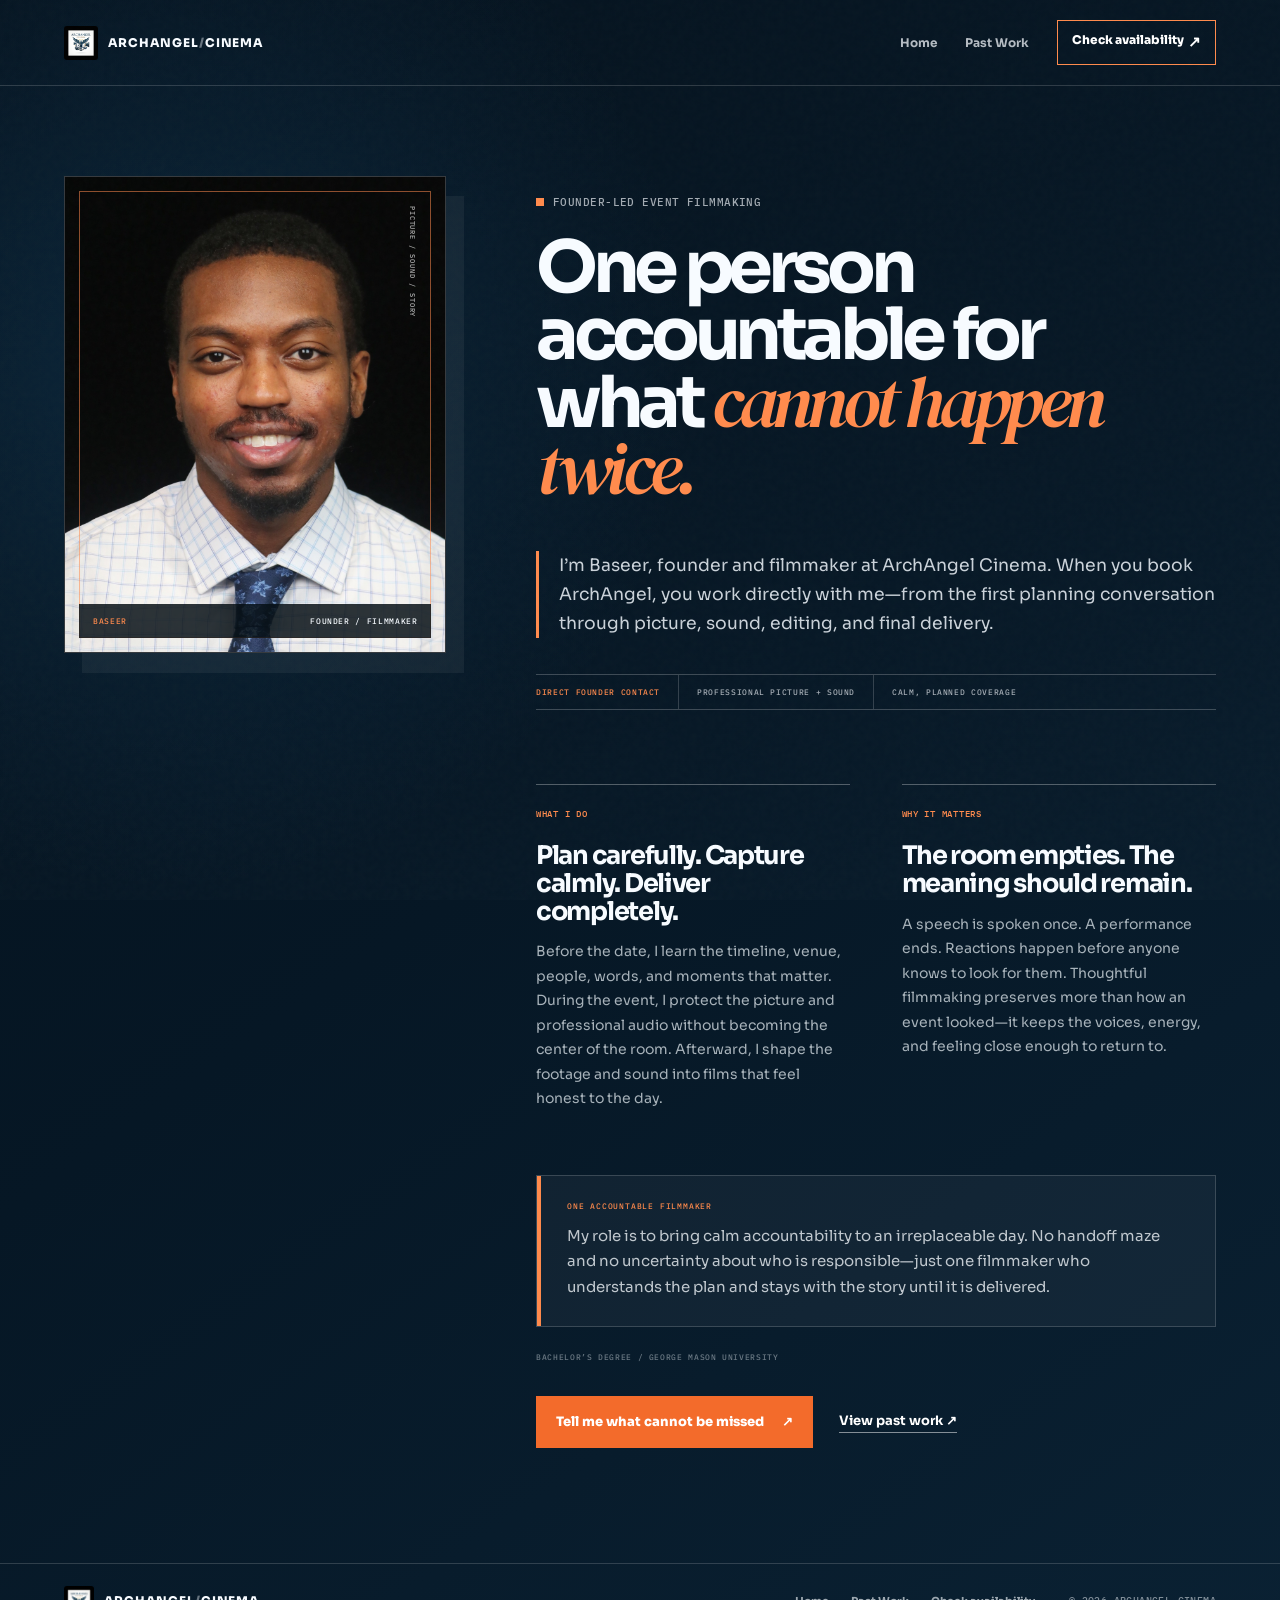
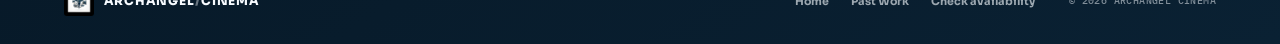
<file: about/index.html>
<!doctype html>
<html lang="en">
<head>
  <meta charset="UTF-8" />
  <meta name="viewport" content="width=device-width, initial-scale=1.0" />
  <script async src="https://www.googletagmanager.com/gtag/js?id=G-JGWJEMBYHK"></script>
  <script>
    window.dataLayer = window.dataLayer || [];
    function gtag(){dataLayer.push(arguments);}
    gtag('js', new Date());
    gtag('config', 'G-JGWJEMBYHK');
  </script>
  <title>Meet Baseer | Founder &amp; Event Filmmaker | ArchAngel Cinema</title>
  <meta name="description" content="Meet Baseer, the founder and filmmaker directly planning, capturing, and delivering ArchAngel Cinema's cinematic event films with professional picture and sound." />
  <meta name="theme-color" content="#061725" />
  <link rel="canonical" href="https://archangelcinema.com/about/" />
  <meta property="og:type" content="profile" />
  <meta property="og:site_name" content="ArchAngel Cinema" />
  <meta property="og:title" content="Meet Baseer | Founder &amp; Event Filmmaker" />
  <meta property="og:description" content="One calm, accountable filmmaker from event planning through final delivery." />
  <meta property="og:url" content="https://archangelcinema.com/about/" />
  <meta property="og:image" content="https://archangelcinema.com/assets/archangel-social-preview-v1.jpg" />
  <meta property="og:image:width" content="1200" />
  <meta property="og:image:height" content="630" />
  <meta property="og:image:alt" content="ArchAngel Cinema logo" />
  <meta name="twitter:card" content="summary_large_image" />
  <meta name="twitter:title" content="Meet Baseer | Founder &amp; Event Filmmaker" />
  <meta name="twitter:description" content="Founder-led cinematic event videography with professional picture and sound." />
  <meta name="twitter:image" content="https://archangelcinema.com/assets/archangel-social-preview-v1.jpg" />
  <link rel="icon" type="image/png" href="../assets/archangel-emblem-v2.png" />
  <link rel="preload" href="../assets/baseer-portrait-v2.jpg" as="image" />
  <link rel="preconnect" href="https://fonts.googleapis.com" />
  <link rel="preconnect" href="https://fonts.gstatic.com" crossorigin />
  <link href="https://fonts.googleapis.com/css2?family=DM+Serif+Display:ital@0;1&amp;family=IBM+Plex+Mono:wght@400;500&amp;family=Sora:wght@400;500;600;700;800&amp;display=swap" rel="stylesheet" />
  <link rel="stylesheet" href="../styles.css?v=20260719-events1" />
  <link rel="stylesheet" href="../about.css?v=20260719-events2" />
  <link rel="stylesheet" href="../motion.css" />
  <script type="application/ld+json">
  {
    "@context":"https://schema.org",
    "@graph":[
      {
        "@type":"BreadcrumbList",
        "itemListElement":[
          {"@type":"ListItem","position":1,"name":"Home","item":"https://archangelcinema.com/"},
          {"@type":"ListItem","position":2,"name":"About Baseer","item":"https://archangelcinema.com/about/"}
        ]
      },
      {
        "@type":"Person",
        "@id":"https://archangelcinema.com/about/#baseer",
        "name":"Baseer",
        "url":"https://archangelcinema.com/about/",
        "image":"https://archangelcinema.com/assets/baseer-portrait-v2.jpg",
        "jobTitle":"Founder and Filmmaker",
        "description":"Founder and filmmaker at ArchAngel Cinema, directly planning, capturing, and delivering cinematic event films with professional picture and sound.",
        "worksFor":{"@type":"Organization","name":"ArchAngel Cinema","url":"https://archangelcinema.com/"},
        "alumniOf":{"@type":"CollegeOrUniversity","name":"George Mason University"},
        "knowsAbout":["Event videography","Cinematic editing","Location audio recording","Event film production"]
      }
    ]
  }
  </script>
</head>
<body class="about-theme">
  <div class="grain" aria-hidden="true"></div>
  <header class="site-header about-header">
    <a href="../" class="brand" aria-label="ArchAngel Cinema home"><img class="brand-logo" src="../assets/archangel-emblem-v2.png" alt="" /><span>ARCHANGEL<span class="muted">/</span>CINEMA</span></a>
    <nav class="about-nav" aria-label="About page navigation"><a class="about-home-link" href="../">Home</a><a class="about-films-link" href="../proof/">Past Work</a><a class="nav-cta about-header-cta" href="../#availability" data-event-cta data-cta-location="about_navigation">Check availability <span>↗</span></a></nav>
  </header>

  <main>
    <section class="about-main section-shell" aria-labelledby="about-title">
      <figure class="about-portrait reveal">
        <img src="../assets/baseer-portrait-v2.jpg" alt="Baseer, founder and filmmaker at ArchAngel Cinema" width="1199" height="1800" />
        <figcaption><span>BASEER</span> FOUNDER / FILMMAKER</figcaption>
      </figure>

      <div class="about-copy reveal">
        <p class="eyebrow"><span></span> FOUNDER-LED EVENT FILMMAKING</p>
        <h1 id="about-title">One person accountable for what <em>cannot happen twice.</em></h1>
        <p class="about-lead">I’m Baseer, founder and filmmaker at ArchAngel Cinema. When you book ArchAngel, you work directly with me—from the first planning conversation through picture, sound, editing, and final delivery.</p>

        <div class="about-assurances" aria-label="How ArchAngel Cinema works"><span>DIRECT FOUNDER CONTACT</span><span>PROFESSIONAL PICTURE + SOUND</span><span>CALM, PLANNED COVERAGE</span></div>

        <div class="about-principles">
          <article><span>WHAT I DO</span><h2>Plan carefully. Capture calmly. Deliver completely.</h2><p>Before the date, I learn the timeline, venue, people, words, and moments that matter. During the event, I protect the picture and professional audio without becoming the center of the room. Afterward, I shape the footage and sound into films that feel honest to the day.</p></article>
          <article><span>WHY IT MATTERS</span><h2>The room empties. The meaning should remain.</h2><p>A speech is spoken once. A performance ends. Reactions happen before anyone knows to look for them. Thoughtful filmmaking preserves more than how an event looked—it keeps the voices, energy, and feeling close enough to return to.</p></article>
        </div>

        <div class="about-note"><p>My role is to bring calm accountability to an irreplaceable day. No handoff maze and no uncertainty about who is responsible—just one filmmaker who understands the plan and stays with the story until it is delivered.</p></div>
        <p class="about-education">BACHELOR’S DEGREE / GEORGE MASON UNIVERSITY</p>
        <div class="about-actions"><a class="button about-button" href="../#availability" data-event-cta data-cta-location="about_primary">Tell me what cannot be missed <span>↗</span></a><a class="text-link" href="../proof/">View past work <span>↗</span></a></div>
      </div>
    </section>
  </main>

  <footer class="about-footer section-shell"><a href="../" class="brand" aria-label="ArchAngel Cinema home"><img class="brand-logo" src="../assets/archangel-emblem-v2.png" alt="" /><span>ARCHANGEL<span class="muted">/</span>CINEMA</span></a><nav aria-label="Footer navigation"><a href="../">Home</a><a href="../proof/">Past Work</a><a href="../#availability" data-event-cta data-cta-location="about_footer">Check availability</a></nav><p class="mono">© <span id="year"></span> ARCHANGEL CINEMA</p></footer>
  <script src="../main.js?v=20260719-events4"></script>
</body>
</html>
</file>
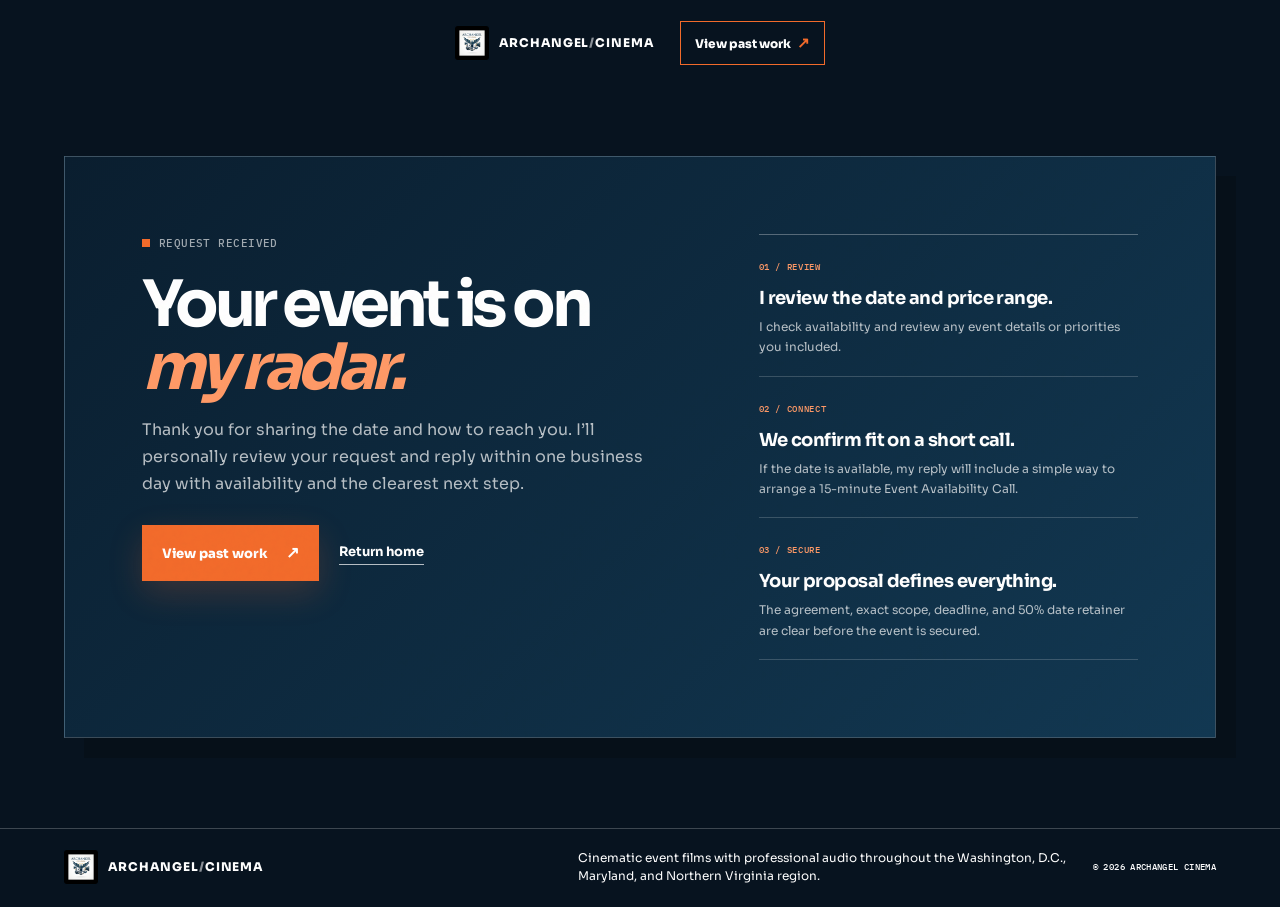
<file: thank-you/index.html>
<!doctype html>
<html lang="en">
<head>
  <meta charset="UTF-8" />
  <meta name="viewport" content="width=device-width, initial-scale=1.0" />
  <meta name="robots" content="noindex,follow" />
  <meta name="theme-color" content="#07131f" />
  <title>Request Received | ArchAngel Cinema</title>
  <meta name="description" content="Your ArchAngel Cinema event availability request has been received." />
  <link rel="canonical" href="https://archangelcinema.com/thank-you/" />
  <link rel="icon" type="image/png" href="../assets/archangel-emblem-v2.png" />
  <link rel="preconnect" href="https://fonts.googleapis.com" />
  <link rel="preconnect" href="https://fonts.gstatic.com" crossorigin />
  <link href="https://fonts.googleapis.com/css2?family=DM+Serif+Display:ital@0;1&amp;family=IBM+Plex+Mono:wght@400;500&amp;family=Sora:wght@400;500;600;700;800&amp;display=swap" rel="stylesheet" />
  <link rel="stylesheet" href="../styles.css?v=20260719-events1" />
  <link rel="stylesheet" href="../event-pages.css?v=20260719-events1" />
</head>
<body class="thank-you-page">
  <div class="grain" aria-hidden="true"></div>
  <header class="site-header event-header"><a href="../" class="brand" aria-label="ArchAngel Cinema home"><img class="brand-logo" src="../assets/archangel-emblem-v2.png" alt="" /><span>ARCHANGEL<span class="muted">/</span>CINEMA</span></a><a class="nav-cta" href="../proof/">View past work <span>↗</span></a></header>
  <main>
    <div class="thank-you-wrap section-shell">
      <section class="thank-you-panel" aria-labelledby="thank-you-title">
        <div><p class="eyebrow"><span></span> REQUEST RECEIVED</p><h1 id="thank-you-title">Your event is on<br /><em>my radar.</em></h1><p>Thank you for sharing the date and how to reach you. I’ll personally review your request and reply within one business day with availability and the clearest next step.</p><div class="thank-you-actions"><a class="button button-primary" href="../proof/">View past work <span>↗</span></a><a class="text-link" href="../">Return home</a></div></div>
        <div class="thank-you-steps"><article><span>01 / REVIEW</span><h2>I review the date and price range.</h2><p>I check availability and review any event details or priorities you included.</p></article><article><span>02 / CONNECT</span><h2>We confirm fit on a short call.</h2><p>If the date is available, my reply will include a simple way to arrange a 15-minute Event Availability Call.</p></article><article><span>03 / SECURE</span><h2>Your proposal defines everything.</h2><p>The agreement, exact scope, deadline, and 50% date retainer are clear before the event is secured.</p></article></div>
      </section>
    </div>
  </main>
  <footer class="site-footer event-footer section-shell"><a href="../" class="brand"><img class="brand-logo" src="../assets/archangel-emblem-v2.png" alt="" /><span>ARCHANGEL<span class="muted">/</span>CINEMA</span></a><p>Cinematic event films with professional audio throughout the Washington, D.C., Maryland, and Northern Virginia region.</p><p class="mono">© <span id="year"></span> ARCHANGEL CINEMA</p></footer>
  <script src="../main.js?v=20260719-events4"></script>
</body>
</html>
</file>
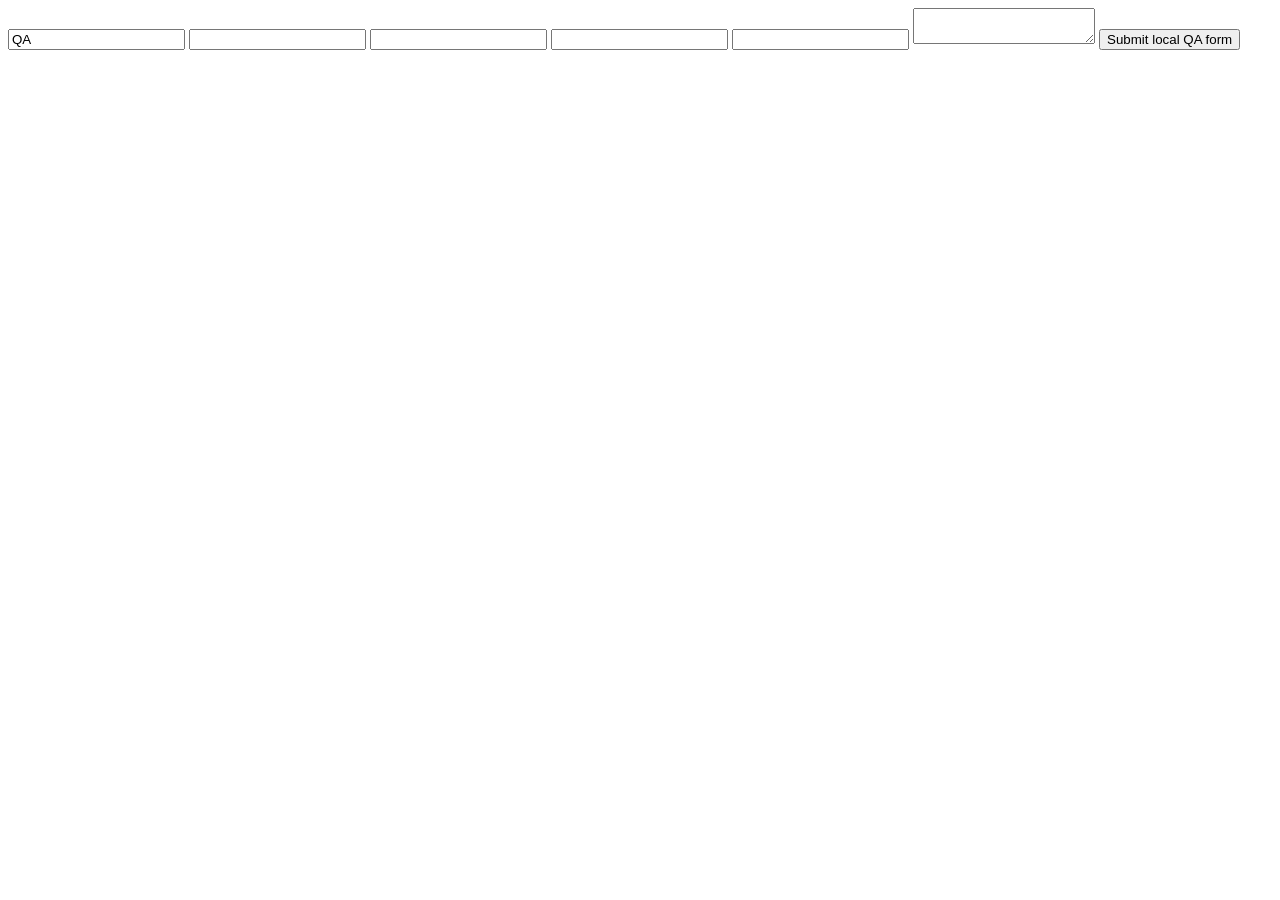
<file: dev/form-test.html>
<!doctype html>
<html lang="en">
<head>
  <meta charset="utf-8" />
  <title>Local form contract test</title>
</head>
<body>
  <form id="inquiry-form" data-endpoint="/__form-test__" data-cta-location="form" method="POST" novalidate>
    <input id="vertical" name="vertical" value="QA" />
    <input type="hidden" name="offer" value="free_video_plus_custom_lead_generation_audit" />
    <input id="name" name="name" required />
    <input id="email" name="email" type="email" required />
    <input id="company" name="company" required />
    <input id="url" name="url" />
    <textarea id="message" name="message" required></textarea>
    <button type="submit">Submit local QA form</button>
    <p id="form-status" aria-live="polite"></p>
  </form>
  <ol id="event-log" aria-label="Analytics events"></ol>
  <script>
    const testScenario = new URLSearchParams(window.location.search).get('scenario');
    if (testScenario === 'reject') document.querySelector('#inquiry-form').dataset.endpoint = '/__form-test__/reject';
    if (testScenario === 'timeout') document.querySelector('#inquiry-form').dataset.endpoint = '/__form-test__/timeout';
    window.gtag = (...args) => {
      const entry = document.createElement('li');
      entry.textContent = JSON.stringify(args);
      document.querySelector('#event-log').append(entry);
    };
  </script>
  <script src="../main.js?v=local-form-contract-test"></script>
</body>
</html>
</file>
<file: styles.css>
:root{--ink:#0a0f18;--ink-soft:#131b28;--paper:#f4f1eb;--paper-deep:#e7e2d8;--line:rgba(10,15,24,.16);--blue:#5395ff;--gold:#e7b85e;--lime:#c5e784;--mono:"DM Mono",monospace;--sans:"Manrope",Arial,sans-serif}*{box-sizing:border-box}html{scroll-behavior:smooth}body{margin:0;background:var(--paper);color:var(--ink);font-family:var(--sans);font-size:16px;line-height:1.5}.grain{pointer-events:none;position:fixed;z-index:20;inset:0;opacity:.065;background-image:url("data:image/svg+xml,%3Csvg viewBox='0 0 180 180' xmlns='http://www.w3.org/2000/svg'%3E%3Cfilter id='n'%3E%3CfeTurbulence type='fractalNoise' baseFrequency='.8' numOctaves='3' stitchTiles='stitch'/%3E%3C/filter%3E%3Crect width='100%25' height='100%25' filter='url(%23n)' opacity='.7'/%3E%3C/svg%3E");mix-blend-mode:multiply}.section-shell{max-width:1440px;margin:0 auto;padding-left:clamp(24px,5vw,80px);padding-right:clamp(24px,5vw,80px)}.site-header{height:86px;display:flex;align-items:center;gap:26px;max-width:1440px;margin:auto;padding:0 clamp(24px,5vw,80px);position:relative;z-index:10}.brand{display:inline-flex;align-items:center;gap:10px;text-decoration:none;color:var(--ink);font-size:12px;letter-spacing:.08em;font-weight:800}.brand-mark{width:27px;height:22px;display:flex;gap:3px;align-items:flex-end}.brand-mark i{display:block;background:var(--ink);width:6px}.brand-mark i:nth-child(1){height:9px}.brand-mark i:nth-child(2){height:22px}.brand-mark i:nth-child(3){height:14px}.muted{color:#8b9198}.site-nav{display:flex;gap:28px;margin-left:auto}.site-nav a,.text-link{color:var(--ink);font-size:13px;text-decoration:none;font-weight:700}.site-nav a:hover,.text-link:hover{color:var(--blue)}.nav-cta{padding:10px 14px;border:1px solid var(--ink);text-decoration:none;color:var(--ink);font-size:12px;font-weight:800;white-space:nowrap}.nav-cta span{color:var(--blue);font-size:15px;margin-left:4px}.menu-toggle{display:none}.hero{min-height:calc(100vh - 86px);padding-top:clamp(45px,8vh,100px);padding-bottom:34px;display:grid;grid-template-columns:1.1fr .9fr;grid-template-rows:auto 1fr auto;column-gap:48px;position:relative}.hero-copy{position:relative;z-index:3}.eyebrow{font:500 11px var(--mono);letter-spacing:.04em;margin:0 0 22px;display:flex;align-items:center;gap:9px}.eyebrow span{width:8px;height:8px;background:var(--blue);display:inline-block}.hero h1{font-size:clamp(55px,7.2vw,112px);letter-spacing:-.075em;line-height:.91;margin:0;max-width:750px}.hero em,h2 em,h3 em{font-family:Georgia,serif;font-weight:400;letter-spacing:-.05em}.hero-intro{font-size:clamp(17px,1.55vw,21px);line-height:1.55;max-width:545px;margin:34px 0}.hero-actions{display:flex;align-items:center;gap:26px}.button{border:0;font-family:var(--sans);font-weight:800;font-size:13px;cursor:pointer;text-decoration:none;display:inline-flex;align-items:center;justify-content:center;gap:18px}.button-primary{background:var(--ink);color:var(--paper);padding:16px 20px;transition:transform .2s,background .2s}.button-primary:hover{background:var(--blue);transform:translateY(-2px)}.button-primary span{font-size:16px}.text-link{border-bottom:1px solid var(--ink);padding-bottom:2px}.hero-stage{align-self:center;justify-self:end;width:min(100%,540px);height:clamp(420px,58vw,620px);background:var(--ink);color:var(--paper);padding:17px;position:relative;overflow:hidden;box-shadow:14px 14px 0 var(--paper-deep)}.stage-topline,.stage-bottomline{font:500 10px var(--mono);letter-spacing:.07em;display:flex;justify-content:space-between;position:relative;z-index:2}.stage-image{position:absolute;inset:54px 17px 58px;overflow:hidden}.stage-image:after{content:"";position:absolute;inset:0;background:linear-gradient(110deg,rgba(7,15,28,.45),transparent 45%)}.stage-image img{width:100%;height:100%;object-fit:cover;object-position:65% center;filter:saturate(.75) contrast(1.08)}.stage-bottomline{position:absolute;left:17px;right:17px;bottom:18px;align-items:center}.sound-button{border:0;background:transparent;color:var(--paper);font:500 10px var(--mono);letter-spacing:.07em;padding:0;cursor:pointer}.sound-button span{display:inline-block;width:7px;height:7px;border:1px solid var(--blue);margin-right:5px}.sound-button.playing span{background:var(--blue)}.stage-orbit{position:absolute;border:1px solid rgba(83,149,255,.55);border-radius:50%;pointer-events:none}.orbit-one{width:290px;height:290px;right:-120px;top:-80px}.orbit-two{width:130px;height:130px;right:-40px;top:0}.hero-foot{grid-column:1/-1;display:flex;gap:clamp(20px,8vw,130px);padding-top:50px}.hero-foot div{display:flex;align-items:baseline;gap:10px}.hero-foot b{font-size:24px;letter-spacing:-.06em}.hero-foot span,.mono{font:500 10px var(--mono);letter-spacing:.04em}.manifesto{padding-top:clamp(110px,15vw,220px);padding-bottom:clamp(110px,14vw,190px);border-top:1px solid var(--line)}.manifesto-grid{display:grid;grid-template-columns:1.35fr .65fr;gap:60px;align-items:end}.manifesto h2,.method h2,.contact h2{font-size:clamp(35px,4.6vw,67px);line-height:1.02;letter-spacing:-.065em;margin:0}.manifesto-note{border-left:1px solid var(--ink);padding-left:24px;font-size:16px}.manifesto-note p:first-child{margin-top:0}.manifesto-note .mono{margin:30px 0 0;color:#62666c}.systems{padding-bottom:clamp(100px,12vw,180px)}.section-heading{display:flex;justify-content:space-between;align-items:end;border-top:1px solid var(--ink);padding-top:17px;margin-bottom:35px}.section-kicker{margin:0;max-width:370px;font-size:16px}.system-grid{display:grid;grid-template-columns:1fr 1fr;gap:16px}.system-card{min-height:660px;display:flex;flex-direction:column;position:relative;padding:20px;overflow:hidden}.dealership-card{background:#d7d2c8}.contractor-card{background:var(--ink);color:var(--paper)}.card-number{font:500 10px var(--mono);letter-spacing:.06em;position:relative;z-index:2}.inventory-image{height:285px;margin:24px -20px 0;overflow:hidden;filter:saturate(.55) contrast(1.06)}.inventory-image img{height:100%;width:100%;object-fit:cover;object-position:center}.card-content{padding-top:28px;position:relative;z-index:2}.card-content h3{font-size:clamp(34px,3.4vw,53px);letter-spacing:-.065em;line-height:.98;margin:0 0 18px}.card-content p{max-width:420px;margin:0;font-size:16px}.card-content ul{margin:28px 0;padding:0;list-style:none;font:500 10px var(--mono);letter-spacing:.02em}.card-content li{border-top:1px solid currentColor;padding:8px 0}.card-content li:before{content:"+";margin-right:8px;color:var(--blue)}.card-link{margin-top:auto;color:inherit;text-decoration:none;font-size:13px;font-weight:800;display:inline-block;border-bottom:1px solid currentColor;padding-bottom:4px}.card-link span{color:var(--blue);margin-left:8px}.contractor-art{height:285px;position:relative;margin:20px -20px 0;overflow:hidden;background:linear-gradient(125deg,#688a80 0%,#415855 55%,#212c34 56%,#212c34 100%)}.art-sun{position:absolute;border-radius:50%;width:160px;height:160px;background:#dce0bd;right:15%;top:17%;filter:blur(1px)}.art-plane{position:absolute;background:#172128;transform:skewY(-17deg)}.art-one{width:130%;height:90px;left:-20%;bottom:0}.art-two{width:110%;height:46px;left:5%;bottom:64px;background:#2b3e41}.art-three{width:44%;height:100%;right:0;bottom:-20px;background:#101a21;transform:skewY(0)}.art-label{position:absolute;bottom:22px;left:20px;font:500 10px var(--mono);letter-spacing:.08em;line-height:1.6;color:var(--paper)}.method{padding-bottom:clamp(100px,12vw,170px)}.method-top{border-top:1px solid var(--ink);padding-top:17px;display:grid;grid-template-columns:.35fr 1.65fr;gap:50px}.method-top .eyebrow{margin-top:10px}.method-steps{display:grid;grid-template-columns:repeat(4,1fr);border-top:1px solid var(--ink);margin-top:60px}.method-steps article{min-height:250px;padding:20px 20px 0;border-right:1px solid var(--line)}.method-steps article:first-child{padding-left:0}.method-steps article:last-child{border:0}.method-steps span{font:500 11px var(--mono);color:var(--blue)}.method-steps h3{font-size:20px;line-height:1.1;letter-spacing:-.04em;margin:45px 0 12px}.method-steps p{font-size:14px;margin:0;max-width:260px}.proof-wall{background:var(--ink);color:var(--paper);padding:clamp(80px,12vw,160px) 0}.proof-wall-inner{display:grid;grid-template-columns:1fr 1fr;gap:80px}.proof-wall h2{font-size:clamp(43px,5.2vw,74px);letter-spacing:-.07em;line-height:.96;margin:0}.proof-wall .eyebrow span{background:var(--lime)}.proof-lines{align-self:end}.proof-lines p{border-top:1px solid rgba(244,241,235,.35);margin:0;padding:16px 0 22px;font-size:15px;line-height:1.55}.proof-lines b{display:block;font:500 10px var(--mono);letter-spacing:.06em;color:var(--lime);margin-bottom:7px}.contact{padding-top:clamp(100px,14vw,180px);padding-bottom:clamp(95px,12vw,150px);display:grid;grid-template-columns:.85fr 1.15fr;gap:clamp(50px,9vw,160px)}.contact h2{margin:0 0 24px}.contact-intro>p:not(.eyebrow){font-size:17px;max-width:435px}.contact-note{font:500 10px var(--mono);line-height:1.7;display:flex;gap:9px;margin-top:35px}.contact-note span{display:block;width:7px;height:7px;background:var(--blue);margin-top:5px;flex:0 0 auto}.inquiry-form{border-top:1px solid var(--ink);padding-top:20px}.form-row{display:grid;grid-template-columns:1fr 1fr;gap:16px}.form-field{display:block;margin-bottom:20px}.form-field span,.form-field>label{font:500 10px var(--mono);letter-spacing:.05em;display:block;margin-bottom:8px}.form-field input,.form-field textarea{width:100%;border:0;border-radius:0;border-bottom:1px solid var(--line);background:transparent;padding:12px 0;color:var(--ink);font:600 15px var(--sans);outline:none;transition:border .2s}.form-field input:focus,.form-field textarea:focus{border-color:var(--blue)}.form-field input::placeholder,.form-field textarea::placeholder{color:#868682;font-weight:500}.form-field textarea{resize:vertical}.system-select>label{font:500 10px var(--mono);letter-spacing:.05em;display:block;margin-bottom:8px}.choice-grid{display:grid;grid-template-columns:1fr 1fr;gap:8px}.choice{background:transparent;padding:12px;border:1px solid var(--line);font:700 12px var(--sans);cursor:pointer;text-align:left}.choice.active{background:var(--ink);color:var(--paper);border-color:var(--ink)}.form-submit-row{display:flex;align-items:center;gap:18px;margin-top:12px}.form-submit-row p{font-size:12px;margin:0;color:#56606d}.form-submit-row p.error{color:#b64337}.site-footer{border-top:1px solid var(--ink);padding-top:20px;padding-bottom:30px;display:grid;grid-template-columns:1fr 1fr auto;align-items:center;gap:20px}.site-footer p{font-size:12px;margin:0}.site-footer .mono{font-size:9px}.reveal{opacity:0;transform:translateY(18px);animation:reveal .7s cubic-bezier(.22,.61,.36,1) forwards}.hero-stage.reveal{animation-delay:.12s}.hero-foot.reveal{animation-delay:.23s}@keyframes reveal{to{opacity:1;transform:translateY(0)}}@media(max-width:850px){.site-header{height:74px}.site-nav,.nav-cta{display:none}.menu-toggle{display:flex;margin-left:auto;background:transparent;border:0;width:32px;height:28px;padding:6px 0;justify-content:space-between;flex-direction:column;cursor:pointer}.menu-toggle span{display:block;background:var(--ink);height:1px;width:100%}.site-header.menu-open .site-nav{position:absolute;display:flex;flex-direction:column;gap:18px;top:64px;left:24px;right:24px;background:var(--paper);padding:24px;border:1px solid var(--ink)}.hero{min-height:auto;grid-template-columns:1fr;padding-top:38px;gap:55px}.hero-stage{justify-self:stretch;width:100%;height:min(120vw,560px)}.hero-foot{padding-top:0;gap:18px;justify-content:space-between}.hero-foot div{flex-direction:column;gap:0}.hero-foot span{font-size:8px}.manifesto-grid,.proof-wall-inner,.contact{grid-template-columns:1fr;gap:38px}.manifesto h2{font-size:clamp(38px,10vw,65px)}.system-grid{grid-template-columns:1fr}.method-top{grid-template-columns:1fr;gap:0}.method-top .eyebrow{margin:0 0 20px}.method-steps{grid-template-columns:1fr 1fr;margin-top:36px}.method-steps article{min-height:220px;padding:18px!important;border-bottom:1px solid var(--line)}.method-steps article:nth-child(2){border-right:0}.proof-wall{padding:80px 0}.site-footer{grid-template-columns:1fr;gap:12px}.form-row{grid-template-columns:1fr}.contact{padding-top:95px}.section-heading{display:block}.section-kicker{margin-top:8px}.hero h1{font-size:clamp(56px,15vw,90px)}}@media(max-width:460px){.hero-actions{align-items:flex-start;flex-direction:column;gap:18px}.hero-foot{display:grid;grid-template-columns:repeat(3,1fr);gap:10px}.hero-foot b{font-size:21px}.method-steps{grid-template-columns:1fr}.method-steps article{border-right:0}.choice-grid{grid-template-columns:1fr}.site-footer{padding-bottom:24px}}
/* ArchAngel conversion palette: trust-led blue with orange reserved for action. */
:root {
  --ink: #071a2b;
  --ink-soft: #0d2940;
  --paper: #f5f8fb;
  --paper-deep: #dce7f0;
  --line: rgba(7, 26, 43, .16);
  --blue: #2f6bff;
  --orange: #f36b2b;
  --gold: #f2a65a;
  --lime: #f36b2b;
  --mono: "IBM Plex Mono", monospace;
  --sans: "Sora", Arial, sans-serif;
}

.hero em, h2 em, h3 em,
.film-copy h1 em,
.detail-hero h1 em {
  font-family: "DM Serif Display", Georgia, serif;
  font-weight: 400;
}

.button-primary {
  background: var(--orange);
  color: #fff;
  box-shadow: 0 12px 34px rgba(243, 107, 43, .2);
}
.button-primary:hover { background: #d95018; }
.nav-cta { border-color: var(--orange); }
.nav-cta span, .card-link span { color: var(--orange); }

/* Visible form CTAs take turns making one restrained motion cue. */
.cta-motion-ready {
  position: relative;
  isolation: isolate;
  overflow: hidden;
  transform-origin: center;
}
.cta-motion-ready.is-cta-shuffling { will-change: transform, filter, box-shadow; }
.cta-motion-ready::after {
  content: "";
  position: absolute;
  z-index: 2;
  top: -70%;
  bottom: -70%;
  left: -48%;
  width: 28%;
  pointer-events: none;
  opacity: 0;
  background: linear-gradient(90deg, transparent, rgba(255,255,255,.58), transparent);
  transform: skewX(-18deg);
}
.cta-motion-ready.cta-bounce { animation: cta-bounce 1.12s cubic-bezier(.2,.82,.25,1); }
.cta-motion-ready.cta-tilt { animation: cta-tilt 1.12s cubic-bezier(.2,.82,.25,1); }
.cta-motion-ready.cta-pulse { animation: cta-pulse 1.18s cubic-bezier(.2,.82,.25,1); }
.cta-motion-ready.cta-glint { animation: cta-glint-button 1.18s ease; }
.cta-motion-ready.cta-glint::after { animation: cta-glint 1.15s ease; }
.cta-motion-ready.cta-orbit { animation: cta-orbit-nudge 1.1s cubic-bezier(.2,.82,.25,1); }
.cta-motion-ready.cta-orbit > span:last-child {
  display: inline-block;
  animation: cta-arrow-orbit 1s cubic-bezier(.2,.82,.25,1);
}

@keyframes cta-bounce {
  0%, 100% { transform: translate3d(0,0,0); }
  35% { transform: translate3d(0,-12px,0) scale(1.025); }
  58% { transform: translate3d(0,3px,0) scale(1.01); }
  76% { transform: translate3d(0,-3px,0); }
}
@keyframes cta-tilt {
  0%, 100% { transform: rotate(0) scale(1); }
  28% { transform: rotate(-2.2deg) scale(1.035); }
  55% { transform: rotate(1.8deg) scale(1.045); }
  78% { transform: rotate(-.7deg) scale(1.015); }
}
@keyframes cta-pulse {
  0%, 100% { transform: scale(1); filter: brightness(1); }
  45% { transform: scale(1.065); filter: brightness(1.14); box-shadow: 0 20px 48px rgba(243,107,43,.48); }
}
@keyframes cta-glint-button {
  0%, 100% { transform: translateZ(0); }
  48% { transform: translate3d(0,-4px,0) scale(1.025); }
}
@keyframes cta-glint {
  0% { left: -48%; opacity: 0; }
  18% { opacity: .8; }
  70% { opacity: .5; }
  100% { left: 120%; opacity: 0; }
}
@keyframes cta-orbit-nudge {
  0%, 100% { transform: translate3d(0,0,0); }
  42% { transform: translate3d(7px,0,0) scale(1.035); }
  70% { transform: translate3d(-2px,0,0); }
}
@keyframes cta-arrow-orbit {
  0% { transform: rotate(0) scale(1); }
  55% { transform: rotate(225deg) scale(1.2); }
  100% { transform: rotate(360deg) scale(1); }
}

@media (prefers-reduced-motion: reduce) {
  .cta-motion-ready,
  .cta-motion-ready::after,
  .cta-motion-ready > span { animation: none !important; }
}

.scope-strip {
  display: flex;
  width: fit-content;
  margin-top: 34px;
  border: 1px solid var(--line);
}
.scope-strip span {
  padding: 11px 16px;
  border-right: 1px solid var(--line);
  color: var(--ink);
  font: 500 10px var(--mono);
  letter-spacing: .08em;
  text-transform: uppercase;
}
.scope-strip span:last-child { border-right: 0; }

.brand-seal {
  display: grid;
  grid-template-columns: 132px 1fr;
  align-items: center;
  gap: 24px;
  padding: 22px;
  border-left: 0;
  background: #e8eff6;
  box-shadow: inset 4px 0 0 var(--blue);
}
.brand-seal img {
  width: 132px;
  mix-blend-mode: multiply;
}
.brand-seal p { margin: 0; }
.brand-seal .mono { margin-top: 16px; color: #526475; }

.method-steps { grid-template-columns: repeat(3, 1fr); }
.method-steps article { min-height: 215px; }
.method-steps h3 { margin-top: 38px; }

.proof-wall {
  background: linear-gradient(135deg, #071a2b 0%, #0b3152 72%, #124266 100%);
}
.proof-wall .eyebrow span { background-color: var(--orange); }
.proof-lines b { color: var(--orange); }

@media (max-width: 850px) {
  .brand-seal { grid-template-columns: 92px 1fr; }
  .brand-seal img { width: 92px; }
}

.brand-logo {
  width: 34px;
  height: 34px;
  object-fit: cover;
  flex: 0 0 auto;
  border-radius: 3px;
  box-shadow: 0 0 0 1px rgba(7,26,43,.12);
}
.detail-header .brand-logo { box-shadow: 0 0 0 1px rgba(255,255,255,.24); }

.offer-grid {
  display: grid;
  grid-template-columns: repeat(3, 1fr);
  margin-top: 42px;
  border-top: 1px solid var(--ink);
  border-bottom: 1px solid var(--ink);
}
.offer-grid article { padding: 20px 28px 22px; border-right: 1px solid var(--line); }
.offer-grid article:first-child { padding-left: 0; }
.offer-grid article:last-child { border-right: 0; }
.offer-grid b { color: var(--orange); font: 500 9px var(--mono); letter-spacing: .08em; }
.offer-grid h3 { margin: 18px 0 8px; font-size: 21px; line-height: 1.05; letter-spacing: -.045em; }
.offer-grid p { margin: 0; color: #526475; font-size: 13px; line-height: 1.55; }

.inquiry-form { width: 100%; max-width: 610px; justify-self: end; }
.inquiry-form { padding-top: 14px; }
.form-row { gap: 12px; }
.form-field { margin-bottom: 9px; }
.form-field input,
.form-field textarea { padding: 6px 0; }
.form-field textarea { line-height: 1.35; }
.form-submit-row { margin-top: 8px; }

@media (max-width: 850px) {
  .offer-grid { grid-template-columns: 1fr; margin-top: 32px; }
  .offer-grid article,
  .offer-grid article:first-child { padding: 18px 0; border-right: 0; border-bottom: 1px solid var(--line); }
  .offer-grid article:last-child { border-bottom: 0; }
  .offer-grid h3 { margin-top: 10px; }
  .inquiry-form { max-width: none; justify-self: stretch; }
}

@media (max-width: 520px) {
  .scope-strip { width: 100%; }
  .scope-strip span { flex: 1; padding: 10px 8px; text-align: center; font-size: 8px; }
  .brand-seal { grid-template-columns: 1fr; }
  .brand-seal img { width: 112px; }
}

.mobile-cta {
  position: fixed;
  z-index: 30;
  right: clamp(20px, 3vw, 42px);
  bottom: clamp(20px, 3vw, 34px);
  display: flex;
  width: min(330px, calc(100vw - 40px));
  align-items: center;
  justify-content: space-between;
  padding: 15px 18px;
  background: var(--orange);
  color: #fff;
  box-shadow: 0 14px 40px rgba(7, 26, 43, .28);
  text-decoration: none;
  font-size: 12px;
  font-weight: 800;
  opacity: 0;
  visibility: hidden;
  pointer-events: none;
  transform: translate3d(0, 18px, 0);
  transition: opacity .25s ease, transform .38s cubic-bezier(.2,.82,.25,1), visibility .25s;
}
.mobile-cta.is-visible {
  opacity: 1;
  visibility: visible;
  pointer-events: auto;
  transform: translate3d(0, 0, 0);
}

.managed {
  padding-top: clamp(90px, 11vw, 150px);
  padding-bottom: clamp(100px, 13vw, 180px);
}
.managed-heading {
  display: grid;
  grid-template-columns: .45fr 1.1fr .75fr;
  gap: clamp(30px, 5vw, 80px);
  align-items: start;
  border-top: 1px solid var(--ink);
  padding-top: 18px;
}
.managed-heading h2 {
  margin: 0;
  font-size: clamp(40px, 5vw, 74px);
  line-height: .96;
  letter-spacing: -.07em;
}
.managed-heading > p:last-child {
  margin: 8px 0 0;
  color: #526475;
  font-size: 17px;
  line-height: 1.65;
}
.managed-grid {
  display: grid;
  grid-template-columns: repeat(3, 1fr);
  margin-top: 72px;
  border-top: 1px solid var(--ink);
  border-bottom: 1px solid var(--ink);
}
.managed-grid article {
  min-height: 290px;
  padding: 22px clamp(20px, 3vw, 42px) 30px;
  border-right: 1px solid var(--line);
  display: flex;
  flex-direction: column;
}
.managed-grid article:first-child { padding-left: 0; }
.managed-grid article:last-child { border-right: 0; }
.managed-grid span { color: var(--orange); font: 500 10px var(--mono); }
.managed-grid h3 {
  margin: auto 0 14px;
  max-width: 300px;
  font-size: clamp(25px, 2.4vw, 38px);
  line-height: 1;
  letter-spacing: -.055em;
}
.managed-grid p { margin: 0; max-width: 320px; color: #526475; }
.managed-outcomes {
  display: grid;
  grid-template-columns: repeat(3, 1fr);
  background: var(--ink);
  color: #fff;
}
.managed-outcomes p {
  margin: 0;
  padding: 14px 20px;
  border-right: 1px solid rgba(255,255,255,.2);
  color: #fff;
  font: 500 9px var(--mono);
  letter-spacing: .08em;
  text-align: center;
}
.managed-outcomes p:last-child { border-right: 0; color: #ff8a4c; }

@media (max-width: 850px) {
  .mobile-cta {
    right: 14px;
    bottom: 14px;
    left: 14px;
    width: auto;
  }
  .managed-heading { grid-template-columns: 1fr; gap: 14px; }
  .managed-heading .eyebrow { margin-bottom: 8px; }
  .managed-grid { grid-template-columns: 1fr; margin-top: 45px; }
  .managed-grid article,
  .managed-grid article:first-child { min-height: 190px; padding: 20px 0; border-right: 0; border-bottom: 1px solid var(--line); }
  .managed-grid article:last-child { border-bottom: 0; }
  .managed-grid h3 { margin-top: auto; }
  .method-steps { grid-template-columns: 1fr; }
  .method-steps article { border-right: 0; }
  .site-footer { padding-bottom: 88px; }
}

@media (max-width: 520px) {
  .managed-outcomes { grid-template-columns: 1fr; }
  .managed-outcomes p { border-right: 0; border-bottom: 1px solid rgba(255,255,255,.18); }
  .managed-outcomes p:last-child { border-bottom: 0; }
}

@media (min-width: 2200px) {
  .section-shell,
  .site-header { max-width: 1800px; }
  body { font-size: 18px; }
  .site-header { height: 110px; }
  .brand { font-size: 15px; }
  .site-nav { gap: 36px; }
  .site-nav a { font-size: 15px; }
  .nav-cta { padding: 14px 18px; font-size: 14px; }
}

/* Tighter editorial rhythm: premium spacing without empty-page drift. */
.manifesto {
  padding-top: clamp(76px, 9vw, 132px);
  padding-bottom: clamp(72px, 8vw, 118px);
}
.manifesto-grid { gap: clamp(30px, 4vw, 58px); align-items: center; }
.hero-intro { margin: 24px 0; }
.scope-strip { margin-top: 26px; }

.managed {
  padding-top: clamp(68px, 8vw, 112px);
  padding-bottom: clamp(76px, 9vw, 126px);
}
.managed-grid { margin-top: 46px; }
.managed-grid article { min-height: 230px; }

.method { padding-bottom: clamp(72px, 8vw, 118px); }
.method-steps { margin-top: 42px; }
.method-steps article { min-height: 185px; }
.method-steps h3 { margin-top: 28px; }

.proof-wall { padding: clamp(62px, 8vw, 106px) 0; }
.proof-wall-inner { gap: clamp(42px, 6vw, 78px); }

.contact {
  padding-top: clamp(72px, 9vw, 122px);
  padding-bottom: clamp(68px, 8vw, 108px);
  gap: clamp(40px, 7vw, 110px);
}
.contact h2 { margin-bottom: 18px; }
.contact-note { margin-top: 24px; }
.form-field { margin-bottom: 15px; }
.form-field input,
.form-field textarea { padding: 9px 0; }
.site-footer { padding-bottom: 22px; }

@media (max-width: 850px) {
  .manifesto { padding-top: 64px; padding-bottom: 62px; }
  .managed { padding-top: 58px; padding-bottom: 66px; }
  .managed-grid { margin-top: 34px; }
  .managed-grid article,
  .managed-grid article:first-child { min-height: 160px; }
  .method { padding-bottom: 68px; }
  .method-steps { margin-top: 30px; }
  .method-steps article { min-height: 165px; }
  .proof-wall { padding: 62px 0; }
  .contact { padding-top: 64px; padding-bottom: 68px; }
}

/* Homepage art direction: alternate bright editorial chapters with deep cinematic ones. */
.managed-band {
  position: relative;
  overflow: hidden;
  isolation: isolate;
  color: #f7fbff;
  background:
    radial-gradient(circle at 84% 22%, rgba(47, 107, 255, .2), transparent 31%),
    radial-gradient(circle at 12% 92%, rgba(243, 107, 43, .12), transparent 28%),
    linear-gradient(135deg, #04111e 0%, #071d31 52%, #0a2944 100%);
}
.managed-band::after {
  content: "";
  position: absolute;
  z-index: -1;
  inset: 0;
  opacity: .16;
  background-image:
    linear-gradient(rgba(255,255,255,.08) 1px, transparent 1px),
    linear-gradient(90deg, rgba(255,255,255,.08) 1px, transparent 1px);
  background-size: 72px 72px;
  mask-image: linear-gradient(120deg, transparent 6%, #000 48%, transparent 94%);
}
.managed {
  position: relative;
  z-index: 2;
  color: #f7fbff;
}
.managed-orbit {
  position: absolute;
  z-index: 1;
  top: -110px;
  right: -90px;
  width: min(48vw, 660px);
  aspect-ratio: 1;
  pointer-events: none;
  opacity: .5;
}
.managed-orbit span {
  position: absolute;
  inset: 0;
  border: 1px solid rgba(119, 163, 255, .28);
  border-radius: 50%;
}
.managed-orbit span:nth-child(2) { inset: 19%; border-color: rgba(243, 107, 43, .34); }
.managed-orbit span:nth-child(3) { inset: 38%; background: rgba(47, 107, 255, .08); }
.managed-heading {
  border-color: rgba(255,255,255,.32);
}
.managed-heading .eyebrow span { background: var(--orange); }
.managed-heading h2 em { color: #ff9a61; }
.managed-heading > p:last-child,
.managed-grid p { color: rgba(235,244,252,.68); }
.managed-grid {
  position: relative;
  border-color: rgba(255,255,255,.28);
}
.managed-grid::before {
  content: "";
  position: absolute;
  top: -1px;
  left: 0;
  width: 33.333%;
  height: 2px;
  background: linear-gradient(90deg, var(--orange), #ffb181);
  box-shadow: 0 0 24px rgba(243,107,43,.6);
}
.managed-grid article {
  position: relative;
  border-color: rgba(255,255,255,.16);
  transition: background .35s ease, transform .35s cubic-bezier(.22,.61,.36,1);
}
.managed-grid article:hover {
  background: rgba(255,255,255,.045);
  transform: translateY(-5px);
}
.managed-grid span { color: #ff9a61; }
.managed-outcomes {
  border: 1px solid rgba(255,255,255,.18);
  border-top: 0;
  background: rgba(1,10,18,.42);
  backdrop-filter: blur(12px);
}
.managed-outcomes p { color: rgba(255,255,255,.75); }
.managed-outcomes p:last-child { color: #ff9a61; }
.managed-cta {
  display: grid;
  grid-template-columns: 1fr auto;
  align-items: end;
  gap: clamp(30px, 6vw, 90px);
  margin-top: clamp(48px, 6vw, 78px);
  padding-top: 28px;
  border-top: 1px solid rgba(255,255,255,.32);
}
.managed-cta .eyebrow { margin-bottom: 16px; color: rgba(255,255,255,.62); }
.managed-cta .eyebrow span { background: var(--orange); }
.managed-cta h3 {
  margin: 0;
  font-size: clamp(27px, 3vw, 46px);
  line-height: 1;
  letter-spacing: -.06em;
}
.managed-cta div > p:last-child { margin: 10px 0 0; color: rgba(235,244,252,.66); }
.button-inverse {
  min-width: 286px;
  padding: 17px 21px;
  background: #fff;
  color: var(--ink);
  box-shadow: 0 16px 45px rgba(0,0,0,.22);
  transition: color .2s, background .2s, transform .2s;
}
.button-inverse:hover { color: #fff; background: var(--orange); transform: translateY(-2px); }

.method {
  padding-top: clamp(74px, 9vw, 126px);
}
.method-steps article {
  transition: background .25s ease, transform .25s ease;
}
.method-steps article:hover {
  background: #fff;
  transform: translateY(-4px);
}

.proof-wall {
  position: relative;
  overflow: hidden;
}
.proof-wall::after {
  content: "RESULT";
  position: absolute;
  right: -1.5vw;
  bottom: -5vw;
  color: rgba(255,255,255,.035);
  font-size: clamp(120px, 22vw, 420px);
  font-weight: 800;
  line-height: .8;
  letter-spacing: -.1em;
  pointer-events: none;
}
.proof-wall-inner { position: relative; z-index: 1; }

.contact-band {
  background: #fff;
  border-top: 1px solid rgba(7,26,43,.1);
}
.contact-assurances {
  display: flex;
  flex-wrap: wrap;
  gap: 8px;
  margin-top: 26px;
}
.contact-assurances span {
  padding: 8px 10px;
  border: 1px solid var(--line);
  color: #42576a;
  font: 500 9px var(--mono);
  letter-spacing: .055em;
  text-transform: uppercase;
}
.contact-assurances span:last-child {
  color: #fff;
  border-color: var(--orange);
  background: var(--orange);
}
.contact-band .inquiry-form {
  padding: clamp(22px, 3vw, 34px);
  border: 1px solid rgba(7,26,43,.14);
  background: #f5f8fb;
  box-shadow: 0 24px 70px rgba(7,26,43,.09);
}
.contact-band .form-field input,
.contact-band .form-field textarea { background: transparent; }

.scope-strip { flex-wrap: wrap; }
.scope-strip span { min-width: 108px; text-align: center; }
.managed-ownership {
  margin: 18px 0 0;
  color: rgba(255,255,255,.64);
  font: 500 9px var(--mono);
  letter-spacing: .08em;
  text-align: right;
}
.managed-ownership::before {
  content: "";
  display: inline-block;
  width: 34px;
  height: 1px;
  margin: 0 10px 3px 0;
  background: var(--orange);
}
.proof-copy > p:last-child {
  max-width: 560px;
  margin: 24px 0 0;
  color: rgba(255,255,255,.68);
  font-size: 16px;
  line-height: 1.65;
}
.proof-wall::after { content: "SYSTEM"; }

@media (max-width: 850px) {
  .managed-orbit { top: 40px; right: -180px; width: 470px; opacity: .35; }
  .managed-grid article:hover,
  .method-steps article:hover { transform: none; }
  .managed-grid::before { width: 100%; }
  .managed-cta { grid-template-columns: 1fr; align-items: start; }
  .button-inverse { min-width: 0; width: fit-content; }
  .method { padding-top: 64px; }
  .contact-band .inquiry-form { padding: 22px; }
}

@media (max-width: 520px) {
  .managed-cta .button-inverse { width: 100%; }
  .contact-assurances { display: grid; grid-template-columns: 1fr 1fr; }
  .contact-assurances span { text-align: center; }
  .scope-strip span { min-width: 50%; }
  .managed-ownership { text-align: left; line-height: 1.7; }
}

/* Keyboard focus stays visible across dark, light, and media-led sections. */
:where(a, button, input, textarea, video):focus-visible {
  outline: 3px solid var(--orange);
  outline-offset: 4px;
}

/* Compact homepage proof: credibility without changing the homepage ICP. */
.client-proof {
  position: relative;
  overflow: hidden;
  color: #f5f8fb;
  background:
    radial-gradient(circle at 88% 10%, rgba(47,107,255,.2), transparent 26%),
    linear-gradient(135deg, #061725 0%, #09243a 58%, #0a3150 100%);
}
.client-proof::after {
  content: "PROOF";
  position: absolute;
  right: -1vw;
  bottom: -2.5vw;
  color: rgba(255,255,255,.035);
  font-size: clamp(110px, 20vw, 320px);
  font-weight: 800;
  line-height: .75;
  letter-spacing: -.1em;
  pointer-events: none;
}
.client-proof-inner {
  position: relative;
  z-index: 1;
  padding-top: clamp(66px, 8vw, 108px);
  padding-bottom: clamp(66px, 8vw, 108px);
}
.client-proof-heading {
  display: grid;
  grid-template-columns: .5fr 1fr .7fr;
  gap: clamp(28px, 5vw, 72px);
  align-items: start;
  padding-top: 17px;
  border-top: 1px solid rgba(255,255,255,.3);
}
.client-proof-heading .eyebrow { color: rgba(255,255,255,.65); }
.client-proof-heading .eyebrow span { background: var(--orange); }
.client-proof-heading h2 {
  margin: 0;
  font-size: clamp(38px, 4.8vw, 70px);
  line-height: .96;
  letter-spacing: -.07em;
}
.client-proof-heading h2 em { color: #ff9a61; }
.client-proof-heading > p:last-child {
  margin: 7px 0 0;
  color: rgba(235,244,252,.67);
  line-height: 1.65;
}
.client-proof-feature {
  display: grid;
  grid-template-columns: 1.08fr .92fr;
  gap: clamp(30px, 5vw, 72px);
  align-items: stretch;
  margin-top: clamp(38px, 5vw, 62px);
}
.client-proof-media {
  position: relative;
  min-height: 470px;
  overflow: hidden;
  background: #020b14;
  color: #fff;
  text-decoration: none;
  box-shadow: 18px 18px 0 rgba(0,0,0,.18);
}
.client-proof-media::after {
  content: "";
  position: absolute;
  inset: 0;
  background: linear-gradient(180deg, transparent 42%, rgba(2,10,17,.82));
}
.client-proof-media img {
  width: 100%;
  height: 100%;
  object-fit: cover;
  transition: transform .7s cubic-bezier(.22,.61,.36,1), filter .4s ease;
}
.client-proof-media:hover img { transform: scale(1.035); filter: saturate(1.08); }
.client-proof-media > span {
  position: absolute;
  z-index: 2;
  right: 20px;
  bottom: 18px;
  left: 20px;
  display: flex;
  justify-content: space-between;
  padding-top: 13px;
  border-top: 1px solid rgba(255,255,255,.48);
  font: 500 9px var(--mono);
  letter-spacing: .09em;
}
.client-proof-media b { color: #ff9a61; }
.client-proof-copy { align-self: center; }
.client-proof-kicker {
  margin: 0 0 18px;
  color: #ff9a61;
  font: 500 9px var(--mono);
  letter-spacing: .09em;
}
.client-proof-copy h3 {
  margin: 0;
  font-size: clamp(30px, 3.4vw, 50px);
  line-height: .98;
  letter-spacing: -.065em;
}
.client-proof-copy > p:not(.client-proof-kicker,.client-proof-disclaimer) {
  margin: 18px 0 0;
  color: rgba(235,244,252,.72);
  line-height: 1.65;
}
.client-proof-stats {
  display: grid;
  grid-template-columns: 1fr 1fr;
  margin-top: 25px;
  border-top: 1px solid rgba(255,255,255,.28);
  border-bottom: 1px solid rgba(255,255,255,.28);
}
.client-proof-stats a {
  display: grid;
  grid-template-columns: auto 1fr;
  gap: 0 12px;
  padding: 15px 16px 15px 0;
  color: #fff;
  text-decoration: none;
}
.client-proof-stats a + a { padding-left: 16px; border-left: 1px solid rgba(255,255,255,.18); }
.client-proof-stats strong { grid-row: 1 / 3; color: #ff9a61; font-size: clamp(23px, 2.4vw, 34px); line-height: 1; letter-spacing: -.06em; }
.client-proof-stats span { align-self: end; font: 500 8px var(--mono); letter-spacing: .04em; }
.client-proof-stats em { color: rgba(255,255,255,.5); font: 500 7px var(--mono); font-style: normal; letter-spacing: .06em; transition: color .2s; }
.client-proof-stats a:hover em { color: #ff9a61; }
.client-proof-disclaimer { margin: 10px 0 0; color: rgba(255,255,255,.44); font: 500 8px/1.55 var(--mono); letter-spacing: .025em; }
.client-proof-copy blockquote { margin: 23px 0 0; padding-left: 17px; border-left: 3px solid var(--orange); }
.client-proof-copy blockquote p { margin: 0; color: #fff; font-size: 14px; line-height: 1.55; }
.client-proof-copy blockquote cite { display: block; margin-top: 8px; color: rgba(255,255,255,.5); font: 500 8px var(--mono); font-style: normal; }
.client-proof-button { margin-top: 24px; }
.client-proof-secondary {
  display: grid;
  grid-template-columns: 132px 1fr auto;
  gap: 24px;
  align-items: center;
  margin-top: 30px;
  padding: 13px;
  border: 1px solid rgba(255,255,255,.22);
  background: rgba(255,255,255,.045);
  color: #fff;
  text-decoration: none;
  transition: background .25s ease, border-color .25s ease;
}
.client-proof-secondary:hover { border-color: rgba(255,255,255,.42); background: rgba(255,255,255,.075); }
.client-proof-secondary img { width: 132px; height: auto; aspect-ratio: 16 / 9; object-fit: cover; }
.client-proof-secondary span { color: rgba(235,244,252,.68); font-size: 12px; line-height: 1.55; }
.client-proof-secondary span b { display: block; margin-bottom: 5px; color: #fff; font: 500 8px var(--mono); letter-spacing: .07em; }
.client-proof-secondary > em { color: #ff9a61; font: 500 8px var(--mono); font-style: normal; letter-spacing: .07em; white-space: nowrap; }

@media (max-width: 1100px) and (min-width: 851px) {
  .site-header { gap: 17px; }
  .site-nav { gap: 16px; }
  .site-nav a { font-size: 11px; }
  .nav-cta { padding: 9px 11px; font-size: 10px; }
}

@media (max-width: 850px) {
  .client-proof-inner { padding-top: 60px; padding-bottom: 62px; }
  .client-proof-heading,
  .client-proof-feature { grid-template-columns: 1fr; }
  .client-proof-heading { gap: 15px; }
  .client-proof-heading .eyebrow { margin-bottom: 5px; }
  .client-proof-feature { gap: 34px; margin-top: 34px; }
  .client-proof-media { min-height: 360px; box-shadow: 10px 10px 0 rgba(0,0,0,.18); }
  .client-proof-copy h3 { font-size: clamp(31px, 8vw, 46px); }
}

@media (max-width: 560px) {
  .client-proof-media { min-height: 285px; }
  .client-proof-stats { grid-template-columns: 1fr; }
  .client-proof-stats a { padding: 14px 0; }
  .client-proof-stats a + a { padding-left: 0; border-top: 1px solid rgba(255,255,255,.18); border-left: 0; }
  .client-proof-secondary { grid-template-columns: 96px 1fr; gap: 14px; }
  .client-proof-secondary img { width: 96px; }
  .client-proof-secondary > em { display: none; }
  .client-proof-button { width: 100%; }
}

.footer-summary { display: flex; align-items: center; gap: clamp(18px,3vw,36px); }

@media (max-width: 850px) {
  .footer-summary { align-items: flex-start; flex-direction: column; gap: 10px; }
}

/* Compact founder proof beside the pilot-to-managed process. */
.method-founder {
  display: grid;
  grid-template-columns: 96px minmax(0, 1fr) auto;
  gap: clamp(20px, 3.5vw, 52px);
  align-items: center;
  margin-top: clamp(34px, 5vw, 64px);
  padding: clamp(18px, 2.6vw, 32px);
  border: 1px solid var(--line);
  background: linear-gradient(120deg, #e8eef3, #f8fafc 68%);
  box-shadow: 10px 10px 0 var(--paper-deep);
}
.method-founder img {
  width: 96px;
  height: 112px;
  object-fit: cover;
  object-position: center 28%;
  filter: saturate(.78) contrast(1.04);
}
.method-founder .eyebrow { margin: 0 0 9px; color: #536879; }
.method-founder .eyebrow span { background: var(--orange); }
.method-founder h3 {
  margin: 0;
  font-size: clamp(21px, 2.25vw, 32px);
  line-height: 1.05;
  letter-spacing: -.055em;
}
.method-founder div > p:last-child {
  max-width: 710px;
  margin: 9px 0 0;
  color: #536879;
  font-size: 14px;
  line-height: 1.58;
}
.method-founder-link {
  min-width: 154px;
  padding: 14px 17px;
  background: var(--ink);
  color: #fff;
  transition: color .2s, background .2s, transform .2s;
}
.method-founder-link span { color: #ff9a61; font-size: 15px; }
.method-founder-link:hover { background: var(--orange); color: #fff; transform: translateY(-2px); }
.method-founder-link:hover span { color: #fff; }

@media (max-width: 850px) {
  .method-founder { grid-template-columns: 76px 1fr; align-items: start; }
  .method-founder img { width: 76px; height: 92px; }
  .method-founder-link { grid-column: 2; width: fit-content; }
}

@media (max-width: 520px) {
  .method-founder { grid-template-columns: 62px 1fr; gap: 16px; padding: 17px; box-shadow: 7px 7px 0 var(--paper-deep); }
  .method-founder img { width: 62px; height: 78px; }
  .method-founder h3 { font-size: 21px; }
  .method-founder div > p:last-child { font-size: 13px; }
  .method-founder-link { grid-column: 1 / -1; width: 100%; }
}

/* Managed-service cards: hover on pointer devices, explicit controls everywhere else. */
.managed-grid::before { z-index: 4; pointer-events: none; }
.managed-grid .managed-card,
.managed-grid .managed-card:first-child {
  display: block;
  min-height: 340px;
  padding: 0;
  perspective: 1200px;
  background: transparent;
  transform: none;
}
.managed-grid .managed-card:hover { background: transparent; transform: none; }
.managed-card-inner {
  position: relative;
  display: grid;
  width: 100%;
  min-height: 340px;
  height: 100%;
  transform-style: preserve-3d;
  transition: transform .62s cubic-bezier(.2,.78,.25,1);
  will-change: transform;
}
.managed-card.is-flipped .managed-card-inner {
  transform: rotateY(180deg);
}
.managed-card-face {
  position: relative;
  grid-area: 1 / 1;
  min-width: 0;
  min-height: 340px;
  display: flex;
  flex-direction: column;
  padding: 22px clamp(20px, 2.4vw, 34px) 24px;
  backface-visibility: hidden;
  -webkit-backface-visibility: hidden;
}
.managed-card-front { transform: rotateY(0deg); }
.managed-card-back {
  transform: rotateY(180deg);
  background: linear-gradient(145deg, rgba(27,67,98,.97), rgba(6,23,37,.98));
  box-shadow: inset 0 0 0 1px rgba(255,255,255,.12);
}
.managed-card-front h3 { margin: auto 0 14px; }
.managed-grid .managed-card-back h3 {
  max-width: none;
  margin: 16px 0 15px;
  font-size: clamp(23px, 2vw, 31px);
  line-height: 1.02;
}
.managed-card-back ul { display: grid; gap: 0; margin: 0; padding: 0; list-style: none; }
.managed-card-back li {
  position: relative;
  padding: 8px 0 8px 17px;
  border-top: 1px solid rgba(255,255,255,.15);
  color: rgba(239,246,251,.78);
  font-size: 12px;
  line-height: 1.45;
}
.managed-card-back li::before { content: "+"; position: absolute; left: 0; color: #ff9a61; }
.managed-grid .managed-card-outcome {
  margin: 13px 0 0;
  color: #ff9a61;
  font: 500 8px/1.5 var(--mono);
  letter-spacing: .06em;
}
.managed-card-toggle {
  display: inline-flex;
  align-items: center;
  justify-content: space-between;
  gap: 18px;
  width: fit-content;
  margin-top: 18px;
  padding: 8px 10px;
  border: 1px solid rgba(255,255,255,.28);
  background: rgba(255,255,255,.035);
  color: #fff;
  font: 600 9px var(--mono);
  letter-spacing: .04em;
  cursor: pointer;
}
.managed-card-toggle:hover {
  border-color: #ff9a61;
  color: #ff9a61;
}
.managed-card-toggle:focus-visible {
  border-color: #ff9a61;
  color: #ff9a61;
  outline: 3px solid #ff9a61;
  outline-offset: 3px;
}
.managed-card-toggle span { font-size: 13px; }
.managed-card-close { margin-top: auto; }

@media (min-width: 851px) and (hover: hover) and (pointer: fine) {
  .managed-card-front .managed-card-toggle {
    pointer-events: none;
    font-size: 0;
  }
  .managed-card-front .managed-card-toggle::before {
    content: "Hover for details";
    font: 600 9px var(--mono);
  }
  .managed-card-front .managed-card-toggle:focus-visible::before { content: "Press Enter for details"; }
}

@media (max-width: 850px) {
  .managed-grid .managed-card,
  .managed-grid .managed-card:first-child,
  .managed-card-inner,
  .managed-card-face { min-height: 340px; }
  .managed-grid .managed-card,
  .managed-grid .managed-card:first-child { padding: 0; }
  .managed-card-face { padding: 22px; }
}

@media (max-width: 520px) {
  .managed-grid .managed-card,
  .managed-grid .managed-card:first-child,
  .managed-card-inner,
  .managed-card-face { min-height: 360px; }
}

@media (prefers-reduced-motion: reduce) {
  .managed-card-inner { transform: none !important; transition: none; }
  .managed-card-face { transform: none; transition: none; }
  .managed-card-back { opacity: 0; visibility: hidden; }
  .managed-card.is-flipped .managed-card-front { opacity: 0; visibility: hidden; }
  .managed-card.is-flipped .managed-card-back { opacity: 1; visibility: visible; }
}
</file>
<file: about.css>
.about-theme {
  min-height: 100vh;
  overflow-x: clip;
  background:
    radial-gradient(circle at 13% 22%, rgba(31,102,154,.2), transparent 31%),
    linear-gradient(145deg, #04111c 0%, #061725 48%, #0a2133 100%);
  color: #f7fbff;
}

.about-theme .grain { opacity: .035; mix-blend-mode: screen; }

.about-header {
  border-bottom: 1px solid rgba(255,255,255,.16);
  color: #f7fbff;
}
.about-header .brand,
.about-footer .brand { color: #f7fbff; }
.about-header .muted,
.about-footer .muted { color: rgba(247,251,255,.4); }
.about-nav { display: flex; align-items: center; gap: 28px; margin-left: auto; }
.about-nav > a:not(.nav-cta) { color: rgba(247,251,255,.72); font-size: 12px; font-weight: 700; text-decoration: none; }
.about-nav > a:not(.nav-cta):hover { color: #ff8a4c; }
.about-header-cta { display: inline-flex; border-color: #ff8a4c; color: #fff; }
.about-header-cta:hover { border-color: #ff8a4c; background: #ff8a4c; color: #061725; }
.about-header-cta span { color: currentColor; }

.about-main {
  display: grid;
  grid-template-columns: minmax(290px,.72fr) minmax(0,1.28fr);
  gap: clamp(54px,7vw,112px);
  align-items: start;
  padding-top: clamp(54px,7vw,104px);
  padding-bottom: clamp(74px,9vw,132px);
}

.about-portrait {
  position: sticky;
  top: 34px;
  width: min(100%,500px);
  margin: 0;
  justify-self: center;
  border: 1px solid rgba(255,255,255,.2);
  background: #02080d;
  box-shadow: 18px 20px 0 rgba(255,255,255,.055);
}
.about-portrait::before {
  content: "";
  position: absolute;
  z-index: 2;
  inset: 14px;
  border: 1px solid rgba(255,138,76,.54);
  pointer-events: none;
}
.about-portrait::after {
  content: "PICTURE / SOUND / STORY";
  position: absolute;
  z-index: 3;
  top: 29px;
  right: 28px;
  color: rgba(255,255,255,.68);
  font: 500 7px var(--mono);
  letter-spacing: .12em;
  writing-mode: vertical-rl;
}
.about-portrait img { display: block; width: 100%; height: auto; aspect-ratio: 4 / 5; object-fit: cover; object-position: center 24%; }
.about-portrait figcaption {
  position: absolute;
  z-index: 3;
  right: 14px;
  bottom: 14px;
  left: 14px;
  display: flex;
  justify-content: space-between;
  gap: 16px;
  padding: 12px 14px;
  background: rgba(3,12,19,.84);
  font: 500 8px var(--mono);
  letter-spacing: .08em;
}
.about-portrait figcaption span { color: #ff8a4c; }

.about-copy { max-width: 840px; padding-top: clamp(4px,1.5vw,22px); }
.about-copy .eyebrow { margin-bottom: 25px; color: rgba(247,251,255,.65); }
.about-copy .eyebrow span { background: #ff8a4c; }
.about-copy h1 {
  max-width: 820px;
  margin: 0;
  font-size: clamp(50px,5.6vw,86px);
  line-height: .94;
  letter-spacing: -.075em;
}
.about-copy h1 em { color: #ff8a4c; font-family: "DM Serif Display",Georgia,serif; font-weight: 400; }
.about-lead {
  max-width: 730px;
  margin: clamp(30px,4vw,48px) 0 0;
  padding-left: 20px;
  border-left: 3px solid #ff8a4c;
  color: rgba(239,246,251,.84);
  font-size: clamp(17px,1.35vw,20px);
  line-height: 1.68;
}

.about-assurances {
  display: flex;
  flex-wrap: wrap;
  margin-top: 36px;
  border-top: 1px solid rgba(255,255,255,.22);
  border-bottom: 1px solid rgba(255,255,255,.22);
}
.about-assurances span {
  padding: 12px 18px;
  border-right: 1px solid rgba(255,255,255,.18);
  color: rgba(247,251,255,.66);
  font: 500 8px var(--mono);
  letter-spacing: .08em;
}
.about-assurances span:first-child { padding-left: 0; color: #ff8a4c; }
.about-assurances span:last-child { border-right: 0; }

.about-principles { display: grid; grid-template-columns: 1fr 1fr; gap: clamp(28px,4vw,54px); margin-top: clamp(44px,6vw,74px); }
.about-principles article { padding-top: 15px; border-top: 1px solid rgba(255,255,255,.3); }
.about-principles article > span { color: #ff8a4c; font: 500 9px var(--mono); letter-spacing: .08em; }
.about-principles h2 { margin: 18px 0 14px; font-size: clamp(23px,2vw,31px); line-height: 1.08; letter-spacing: -.05em; }
.about-principles p { margin: 0; color: rgba(239,246,251,.69); font-size: 14px; line-height: 1.75; }

.about-note {
  position: relative;
  margin-top: clamp(42px,5vw,64px);
  padding: 25px 30px 27px;
  border: 1px solid rgba(255,255,255,.17);
  background: rgba(255,255,255,.045);
  box-shadow: inset 4px 0 0 #ff8a4c;
}
.about-note::before { content: "ONE ACCOUNTABLE FILMMAKER"; display: block; margin-bottom: 12px; color: #ff8a4c; font: 500 8px var(--mono); letter-spacing: .1em; }
.about-note p { max-width: 720px; margin: 0; color: rgba(247,251,255,.76); font-size: 15px; line-height: 1.7; }
.about-education { margin: 25px 0 0; color: rgba(239,246,251,.43); font: 500 8px var(--mono); letter-spacing: .08em; }
.about-actions { display: flex; align-items: center; gap: 26px; margin-top: 34px; }
.about-button { padding: 16px 20px; background: #f36b2b; color: #fff; }
.about-button:hover { background: #fff; color: #061725; transform: translateY(-2px); }
.about-actions .text-link { border-color: rgba(255,255,255,.5); color: #fff; }
.about-actions .text-link:hover { color: #ff8a4c; }

.about-footer {
  display: grid;
  grid-template-columns: 1fr auto auto;
  align-items: center;
  gap: 34px;
  padding-top: 22px;
  padding-bottom: 28px;
  border-top: 1px solid rgba(255,255,255,.16);
  color: rgba(247,251,255,.5);
}
.about-footer nav { display: flex; gap: 22px; }
.about-footer nav a { color: rgba(247,251,255,.62); font-size: 11px; font-weight: 700; text-decoration: none; }
.about-footer nav a:hover { color: #ff8a4c; }
.about-footer p { margin: 0; }
.about-footer .brand-logo { width: 30px; height: 30px; }

@media (max-width: 980px) {
  .about-main { grid-template-columns: 1fr; gap: 62px; padding-top: 52px; }
  .about-portrait { position: relative; top: auto; width: min(74%,430px); }
  .about-copy { max-width: none; padding-top: 0; }
  .about-copy h1 { font-size: clamp(50px,10vw,78px); }
}

@media (max-width: 850px) {
  .about-header-cta { display: inline-flex; }
  .about-footer { grid-template-columns: 1fr auto; }
  .about-footer nav { grid-column: 1 / -1; grid-row: 2; }
}

@media (max-width: 640px) {
  .about-header { gap: 14px; padding-right: 18px; padding-left: 18px; }
  .about-nav { gap: 0; }
  .about-home-link,
  .about-films-link { display: none; }
  .about-header-cta { padding: 9px 11px; font-size: 10px; }
  .about-portrait { width: min(88%,370px); box-shadow: 10px 12px 0 rgba(255,255,255,.055); }
  .about-copy h1 { font-size: clamp(45px,12.6vw,65px); }
  .about-assurances { display: grid; }
  .about-assurances span { padding: 11px 0; border-right: 0; border-bottom: 1px solid rgba(255,255,255,.14); }
  .about-assurances span:last-child { border-bottom: 0; }
  .about-principles { grid-template-columns: 1fr; }
  .about-note { padding: 23px 24px 25px; }
  .about-actions { align-items: flex-start; flex-direction: column; }
  .about-footer { grid-template-columns: 1fr; align-items: flex-start; }
  .about-footer nav { grid-column: auto; grid-row: auto; flex-wrap: wrap; }
}

@media (max-width: 420px) {
  .about-header .brand > span { display: none; }
  .about-header .brand-logo { width: 32px; height: 32px; }
  .about-header-cta { padding: 9px 10px; }
}

@media (prefers-reduced-motion: reduce) {
  .about-button:hover { transform: none; }
}
</file>
<file: motion.css>
/* Scroll direction and pacing are intentionally quiet: the work stays legible while the page feels alive. */
[data-parallax] { will-change: transform; }
.js-motion .scroll-reveal { opacity: 0; transform: translate3d(0, 28px, 0); transition: opacity .75s cubic-bezier(.22,.61,.36,1), transform .75s cubic-bezier(.22,.61,.36,1); }
.js-motion .scroll-reveal.is-visible { opacity: 1; transform: translate3d(0, 0, 0); }
@media (prefers-reduced-motion: reduce) { [data-parallax] { transform: none !important; } .js-motion .scroll-reveal { opacity: 1; transform: none; transition: none; } }
</file>
<file: event-pages.css>
:root {
  --event-dark: #07131f;
  --event-mid: #102b42;
  --event-cream: #f6f2eb;
  --event-warm: #e7ddd0;
  --event-orange: #f36b2b;
  --event-blue: #7fa8ff;
}

body.event-page {
  overflow-x: clip;
  background: var(--event-cream);
}

.event-header {
  color: #fff;
  background: var(--event-dark);
}

.event-header .brand,
.event-header .site-nav a,
.event-header .nav-cta { color: #fff; }
.event-header .site-nav a { color: rgba(255,255,255,.76); }
.event-header .site-nav a:hover,
.event-header .site-nav a[aria-current="page"] { color: #fff; }
.event-header .nav-cta { border-color: var(--event-orange); }
.event-header .menu-toggle span { background: #fff; }

.event-hero {
  position: relative;
  isolation: isolate;
  overflow: hidden;
  color: #fff;
  background: var(--event-dark);
}

.event-hero::before {
  content: "";
  position: absolute;
  z-index: -1;
  inset: 0;
  background:
    radial-gradient(circle at 83% 24%, rgba(127,168,255,.21), transparent 31%),
    linear-gradient(125deg, #07131f 0%, #0b1c2b 48%, #12334c 100%);
}

.event-hero-inner {
  display: grid;
  grid-template-columns: minmax(0, 1.08fr) minmax(340px, .92fr);
  gap: clamp(40px, 6vw, 92px);
  align-items: center;
  padding-top: clamp(66px, 8vw, 116px);
  padding-bottom: clamp(64px, 8vw, 116px);
}

.event-hero-copy { position: relative; z-index: 2; }
.event-hero .eyebrow { color: rgba(255,255,255,.7); }
.event-hero .eyebrow span { background: var(--event-orange); }
.event-hero h1 {
  max-width: 860px;
  margin: 0;
  font-size: clamp(52px, 6.7vw, 102px);
  line-height: .91;
  letter-spacing: -.075em;
}
.event-hero h1 em { color: #ff9a67; }
.event-hero-copy > p:not(.eyebrow) {
  max-width: 680px;
  margin: 28px 0 0;
  color: rgba(255,255,255,.78);
  font-size: clamp(17px, 1.4vw, 20px);
  line-height: 1.65;
}
.event-hero-actions {
  display: flex;
  flex-wrap: wrap;
  align-items: center;
  gap: 22px;
  margin-top: 32px;
}
.event-hero .text-link { color: #fff; border-color: rgba(255,255,255,.7); }
.event-hero .button-primary { background: var(--event-orange); }
.event-hero .button-primary:hover { background: #d95018; }

.event-hero-visual {
  position: relative;
  min-height: clamp(420px, 50vw, 640px);
  overflow: hidden;
  border: 1px solid rgba(255,255,255,.16);
  background: #13283a;
  box-shadow: 18px 18px 0 rgba(0,0,0,.18);
}
.event-hero-visual img,
.event-hero-visual video {
  position: absolute;
  inset: 0;
  width: 100%;
  height: 100%;
  object-fit: cover;
  filter: saturate(.76) contrast(1.05);
}
.event-hero-visual::after {
  content: "";
  position: absolute;
  inset: 0;
  background: linear-gradient(0deg, rgba(7,19,31,.76), transparent 55%);
  pointer-events: none;
}
.event-hero-caption {
  position: absolute;
  z-index: 2;
  right: 18px;
  bottom: 16px;
  left: 18px;
  display: flex;
  justify-content: space-between;
  gap: 18px;
  color: #fff;
  font: 500 9px/1.5 var(--mono);
  letter-spacing: .07em;
  text-transform: uppercase;
}
.event-hero-caption b { color: #ff9a67; }
.event-floor {
  margin-top: 27px;
  color: rgba(255,255,255,.66);
  font: 500 10px/1.7 var(--mono);
  letter-spacing: .055em;
  text-transform: uppercase;
}

.event-qualification {
  background: var(--event-orange);
  color: #fff;
}
.event-qualification-inner {
  display: grid;
  grid-template-columns: repeat(4, minmax(0, 1fr));
}
.event-qualification span {
  padding: 16px 14px;
  border-right: 1px solid rgba(255,255,255,.3);
  font: 500 9px var(--mono);
  letter-spacing: .07em;
  text-align: center;
  text-transform: uppercase;
}
.event-qualification span:last-child { border-right: 0; }

.event-section {
  padding-top: clamp(82px, 10vw, 142px);
  padding-bottom: clamp(82px, 10vw, 142px);
}
.event-section + .event-section { padding-top: 0; }
.event-section-heading {
  display: grid;
  grid-template-columns: minmax(180px, .42fr) minmax(0, 1.58fr);
  gap: clamp(30px, 6vw, 92px);
  align-items: start;
  padding-top: 18px;
  border-top: 1px solid var(--ink);
}
.event-section-heading .eyebrow { margin: 9px 0 0; }
.event-section-heading h2,
.event-proof-copy h2,
.event-availability h2,
.thank-you-panel h1 {
  margin: 0;
  font-size: clamp(39px, 5vw, 72px);
  line-height: .98;
  letter-spacing: -.07em;
}
.event-section-heading > div > p {
  max-width: 680px;
  margin: 22px 0 0;
  color: #526475;
  font-size: 16px;
  line-height: 1.7;
}

.event-path-grid {
  display: grid;
  grid-template-columns: repeat(3, 1fr);
  gap: 14px;
  margin-top: 52px;
}
.event-path-card {
  position: relative;
  min-height: 420px;
  display: flex;
  flex-direction: column;
  overflow: hidden;
  padding: 26px;
  color: #fff;
  background: var(--event-dark);
  text-decoration: none;
}
.event-path-card::before {
  content: "";
  position: absolute;
  inset: 0;
  opacity: .56;
  background: radial-gradient(circle at 80% 16%, rgba(127,168,255,.48), transparent 32%);
  transition: transform .35s ease, opacity .35s ease;
}
.event-path-card:nth-child(2)::before { background: radial-gradient(circle at 78% 18%, rgba(243,107,43,.45), transparent 35%); }
.event-path-card:nth-child(3)::before { background: radial-gradient(circle at 75% 20%, rgba(231,221,208,.42), transparent 38%); }
.event-path-card:hover::before { opacity: .9; transform: scale(1.08); }
.event-path-card > * { position: relative; z-index: 1; }
.event-path-card > span { font: 500 9px var(--mono); letter-spacing: .08em; color: rgba(255,255,255,.64); }
.event-path-card h3 { margin: auto 0 14px; font-size: clamp(29px, 3vw, 44px); line-height: 1; letter-spacing: -.06em; }
.event-path-card p { max-width: 350px; margin: 0; color: rgba(255,255,255,.72); font-size: 14px; line-height: 1.6; }
.event-path-card b { margin-top: 28px; color: #ff9a67; font-size: 12px; }
.event-secondary-link { margin-top: 22px; text-align: right; }
.event-secondary-link a { color: var(--ink); font-weight: 800; text-decoration-thickness: 1px; text-underline-offset: 4px; }

.event-proof {
  color: #fff;
  background:
    radial-gradient(circle at 88% 8%, rgba(127,168,255,.2), transparent 26%),
    linear-gradient(135deg, #06131f, #0b2940 70%, #0f3854);
}
.event-proof-inner {
  display: grid;
  grid-template-columns: minmax(0, 1.08fr) minmax(300px, .92fr);
  gap: clamp(38px, 7vw, 104px);
  align-items: center;
  padding-top: clamp(80px, 10vw, 140px);
  padding-bottom: clamp(80px, 10vw, 140px);
}
.event-proof .eyebrow { color: rgba(255,255,255,.64); }
.event-proof .eyebrow span { background: var(--event-orange); }
.event-proof-copy > p:not(.eyebrow) { max-width: 620px; color: rgba(255,255,255,.7); line-height: 1.7; }
.event-proof-list { display: grid; grid-template-columns: 1fr 1fr; margin-top: 30px; border-top: 1px solid rgba(255,255,255,.28); }
.event-proof-list span { padding: 12px 0; border-bottom: 1px solid rgba(255,255,255,.18); color: rgba(255,255,255,.68); font: 500 9px var(--mono); letter-spacing: .06em; }
.event-proof-list span:nth-child(odd) { border-right: 1px solid rgba(255,255,255,.18); }
.event-proof-list span:nth-child(even) { padding-left: 14px; }
.event-proof-media { position: relative; }
.event-proof-media img,
.event-proof-media video { display: block; width: 100%; max-height: 650px; object-fit: cover; background: #000; box-shadow: 16px 16px 0 rgba(0,0,0,.24); }
.event-proof-media figcaption { margin-top: 18px; color: rgba(255,255,255,.58); font: 500 9px/1.65 var(--mono); letter-spacing: .055em; }
.event-proof-actions { display: flex; flex-wrap: wrap; gap: 20px; align-items: center; margin-top: 30px; }
.event-proof-actions .text-link { color: #fff; border-color: rgba(255,255,255,.7); }
.event-proof blockquote { margin: 30px 0 0; padding: 20px 0 0; border-top: 1px solid rgba(255,255,255,.24); }
.event-proof blockquote p { margin: 0; font-family: "DM Serif Display", Georgia, serif; font-size: 21px; line-height: 1.45; }
.event-proof blockquote cite { display: block; margin-top: 12px; color: rgba(255,255,255,.52); font: 500 9px var(--mono); font-style: normal; letter-spacing: .05em; }

.event-fit-grid,
.reliability-grid,
.process-grid {
  display: grid;
  grid-template-columns: repeat(4, minmax(0, 1fr));
  margin-top: 50px;
  border-top: 1px solid var(--ink);
  border-bottom: 1px solid var(--ink);
}
.event-fit-grid article,
.reliability-grid article,
.process-grid article { padding: 24px 22px 28px; border-right: 1px solid var(--line); }
.event-fit-grid article:first-child,
.reliability-grid article:first-child,
.process-grid article:first-child { padding-left: 0; }
.event-fit-grid article:last-child,
.reliability-grid article:last-child,
.process-grid article:last-child { border-right: 0; }
.event-fit-grid span,
.reliability-grid span,
.process-grid span { color: var(--event-orange); font: 500 9px var(--mono); letter-spacing: .07em; }
.event-fit-grid h3,
.reliability-grid h3,
.process-grid h3 { margin: 54px 0 12px; font-size: 21px; line-height: 1.08; letter-spacing: -.045em; }
.event-fit-grid p,
.reliability-grid p,
.process-grid p { margin: 0; color: #526475; font-size: 13px; line-height: 1.65; }

.package-grid { display: grid; grid-template-columns: repeat(3, 1fr); gap: 14px; margin-top: 52px; align-items: stretch; }
.package-card { position: relative; display: flex; flex-direction: column; min-height: 660px; padding: clamp(24px, 3vw, 38px); border: 1px solid var(--line); background: #fff; }
.package-card.featured { color: #fff; border-color: var(--event-dark); background: var(--event-dark); box-shadow: 16px 16px 0 var(--event-warm); }
.package-ribbon { position: absolute; top: 0; right: 0; padding: 9px 12px; color: #fff; background: var(--event-orange); font: 500 8px var(--mono); letter-spacing: .08em; text-transform: uppercase; }
.package-card > span:first-child { color: var(--event-orange); font: 500 9px var(--mono); letter-spacing: .07em; }
.package-card h3 { margin: 24px 0 8px; font-size: clamp(28px, 2.7vw, 40px); line-height: 1; letter-spacing: -.06em; }
.package-price { margin: 0 0 26px; color: #526475; font: 500 11px var(--mono); letter-spacing: .04em; }
.featured .package-price { color: rgba(255,255,255,.6); }
.package-card ul { margin: 0 0 28px; padding: 0; list-style: none; }
.package-card li { padding: 10px 0; border-top: 1px solid var(--line); font-size: 13px; line-height: 1.5; }
.featured li { border-color: rgba(255,255,255,.17); }
.package-card li::before { content: "+"; margin-right: 9px; color: var(--event-orange); font-family: var(--mono); }
.package-card .button { align-self: flex-start; margin-top: auto; }
.featured .button-primary { background: var(--event-orange); }
.package-note { max-width: 900px; margin: 30px 0 0; color: #526475; font-size: 13px; line-height: 1.7; }
.package-terms { display: grid; grid-template-columns: 1fr 1fr; gap: 10px 40px; margin-top: 38px; padding: 24px; background: var(--event-warm); }
.package-terms p { margin: 0; font-size: 12px; line-height: 1.65; }
.package-terms b { display: block; margin-bottom: 4px; color: #6e432c; font: 500 9px var(--mono); letter-spacing: .06em; }

.configuration-grid { display: grid; grid-template-columns: repeat(2, 1fr); gap: 14px; margin-top: 42px; }
.configuration-card { padding: 30px; color: #fff; background: var(--event-mid); }
.configuration-card span { color: #ff9a67; font: 500 9px var(--mono); letter-spacing: .07em; }
.configuration-card h3 { margin: 24px 0 12px; font-size: 29px; line-height: 1; letter-spacing: -.055em; }
.configuration-card p { margin: 0; color: rgba(255,255,255,.7); font-size: 14px; line-height: 1.65; }

.event-reliability { background: #e8eef3; }
.event-reliability .section-shell { padding-top: clamp(78px, 9vw, 126px); padding-bottom: clamp(78px, 9vw, 126px); }
.event-reliability .event-section-heading { border-color: rgba(7,26,43,.32); }

.event-faq { padding-top: clamp(82px, 10vw, 140px); padding-bottom: clamp(82px, 10vw, 140px); }
.faq-grid { display: grid; grid-template-columns: 1fr 1fr; gap: 0 32px; margin-top: 48px; }
.faq-grid details { border-top: 1px solid var(--line); }
.faq-grid details:nth-last-child(-n+2) { border-bottom: 1px solid var(--line); }
.faq-grid summary { position: relative; cursor: pointer; padding: 21px 34px 21px 0; font-weight: 700; list-style: none; }
.faq-grid summary::-webkit-details-marker { display: none; }
.faq-grid summary::after { content: "+"; position: absolute; right: 2px; color: var(--event-orange); font: 500 18px var(--mono); }
.faq-grid details[open] summary::after { content: "−"; }
.faq-grid details p { max-width: 610px; margin: 0; padding: 0 30px 23px 0; color: #526475; font-size: 14px; line-height: 1.7; }

.event-availability { color: #fff; background: var(--event-dark); }
.event-availability-inner { display: grid; grid-template-columns: minmax(260px, .68fr) minmax(0, 1.32fr); gap: clamp(44px, 8vw, 120px); padding-top: clamp(82px, 10vw, 142px); padding-bottom: clamp(92px, 11vw, 154px); }
.event-availability .eyebrow { color: rgba(255,255,255,.6); }
.event-availability .eyebrow span { background: var(--event-orange); }
.event-availability-copy > p:not(.eyebrow) { max-width: 470px; color: rgba(255,255,255,.7); line-height: 1.7; }
.availability-assurances { display: grid; gap: 0; margin-top: 32px; border-top: 1px solid rgba(255,255,255,.25); }
.availability-assurances span { padding: 11px 0; border-bottom: 1px solid rgba(255,255,255,.16); color: rgba(255,255,255,.65); font: 500 9px var(--mono); letter-spacing: .055em; text-transform: uppercase; }
.availability-followup { margin-top: 26px; padding-left: 14px; border-left: 3px solid var(--event-orange); color: rgba(255,255,255,.78); font-size: 13px; line-height: 1.7; }

.availability-form { padding: clamp(24px, 4vw, 42px); color: var(--ink); background: #fff; box-shadow: 0 24px 70px rgba(0,0,0,.24); }
.availability-form .form-row { gap: 14px; }
.availability-form .form-field { margin-bottom: 14px; }
.availability-form .form-field > span { color: #42576a; }
.availability-form input,
.availability-form select,
.availability-form textarea {
  width: 100%;
  min-height: 44px;
  border: 0;
  border-radius: 0;
  border-bottom: 1px solid var(--line);
  color: var(--ink);
  background: transparent;
  padding: 10px 0;
  font: 600 14px var(--sans);
  outline: 0;
}
.availability-form select { cursor: pointer; }
.availability-form textarea { min-height: 88px; resize: vertical; line-height: 1.45; }
.availability-form :is(input, select, textarea):focus { border-color: var(--event-orange); }
.availability-form .form-submit-row { align-items: flex-start; flex-direction: column; }
.availability-form .form-submit-row .button { width: 100%; }
.availability-form #form-status { min-height: 18px; }
.availability-form .form-privacy { margin: 0; color: #6c7782; font-size: 10px; line-height: 1.6; }

.event-footer { color: #fff; border-color: rgba(255,255,255,.22); background: var(--event-dark); }
.event-footer .brand { color: #fff; }
.event-footer-links { display: flex; flex-wrap: wrap; justify-content: center; gap: 16px; }
.event-footer-links a { color: rgba(255,255,255,.68); font-size: 11px; font-weight: 700; text-decoration: none; }
.event-footer-links a:hover { color: #fff; }

.private-page .event-hero::before { background: radial-gradient(circle at 80% 24%, rgba(243,107,43,.18), transparent 30%), linear-gradient(125deg,#09141e,#192a37 52%,#402b25); }
.corporate-page .event-hero::before { background: radial-gradient(circle at 82% 22%, rgba(127,168,255,.23), transparent 30%), linear-gradient(125deg,#06121d,#0b2740 58%,#123c5b); }
.wedding-page .event-hero::before { background: radial-gradient(circle at 82% 22%, rgba(231,221,208,.24), transparent 34%), linear-gradient(125deg,#111519,#22252a 55%,#4b3d3a); }
.wedding-page .event-hero h1 em { color: #e8c7b9; }
.wedding-page .event-qualification { background: #75594e; }

.proof-pair { display: grid; grid-template-columns: 1.12fr .88fr; gap: 14px; margin-top: 48px; }
.proof-pair article { padding: 30px; border: 1px solid var(--line); background: #fff; }
.proof-pair article:first-child { color: #fff; border-color: var(--event-mid); background: var(--event-mid); }
.proof-pair span { color: var(--event-orange); font: 500 9px var(--mono); letter-spacing: .07em; }
.proof-pair h3 { margin: 28px 0 12px; font-size: clamp(27px, 3vw, 42px); line-height: 1; letter-spacing: -.06em; }
.proof-pair p { margin: 0; color: #526475; line-height: 1.7; }
.proof-pair article:first-child p { color: rgba(255,255,255,.7); }
.proof-pair a { display: inline-block; margin-top: 24px; color: inherit; font-size: 12px; font-weight: 800; }

.thank-you-page { min-height: 100vh; display: flex; flex-direction: column; background: var(--event-dark); }
.thank-you-page main { flex: 1; display: grid; place-items: center; }
.thank-you-wrap { width: 100%; padding-top: 70px; padding-bottom: 90px; }
.thank-you-panel { display: grid; grid-template-columns: 1fr .72fr; gap: clamp(38px, 7vw, 100px); padding: clamp(34px, 6vw, 78px); color: #fff; border: 1px solid rgba(255,255,255,.2); background: linear-gradient(135deg,#0a1e2f,#123852); box-shadow: 20px 20px 0 rgba(0,0,0,.18); }
.thank-you-panel .eyebrow { color: rgba(255,255,255,.62); }
.thank-you-panel .eyebrow span { background: var(--event-orange); }
.thank-you-panel h1 em { color: #ff9a67; }
.thank-you-panel p { color: rgba(255,255,255,.7); line-height: 1.7; }
.thank-you-steps { border-top: 1px solid rgba(255,255,255,.3); }
.thank-you-steps article { padding: 18px 0; border-bottom: 1px solid rgba(255,255,255,.18); }
.thank-you-steps span { color: #ff9a67; font: 500 9px var(--mono); letter-spacing: .07em; }
.thank-you-steps h2 { margin: 8px 0 5px; font-size: 18px; letter-spacing: -.03em; }
.thank-you-steps p { margin: 0; font-size: 12px; }
.thank-you-actions { display: flex; flex-wrap: wrap; align-items: center; gap: 20px; margin-top: 28px; }
.thank-you-actions .text-link { color: #fff; border-color: rgba(255,255,255,.7); }

@media (max-width: 1050px) {
  .event-header .site-nav { gap: 17px; }
  .event-header .site-nav a { font-size: 11px; }
  .event-hero-inner { grid-template-columns: 1fr .78fr; }
  .package-card { min-height: 700px; }
}

@media (max-width: 850px) {
  .event-header.site-header.menu-open .site-nav {
    top: 64px;
    color: #fff;
    border-color: rgba(255,255,255,.22);
    background: var(--event-dark);
    box-shadow: 0 24px 50px rgba(0,0,0,.28);
  }
  .event-header.site-header.menu-open .site-nav a { color: rgba(255,255,255,.82); }
  .event-hero-inner,
  .event-proof-inner,
  .event-availability-inner,
  .thank-you-panel { grid-template-columns: 1fr; }
  .event-hero-visual { min-height: min(116vw, 580px); }
  .event-qualification-inner { grid-template-columns: 1fr 1fr; }
  .event-qualification span:nth-child(2) { border-right: 0; }
  .event-qualification span:nth-child(-n+2) { border-bottom: 1px solid rgba(255,255,255,.3); }
  .event-section-heading { grid-template-columns: 1fr; gap: 10px; }
  .event-section-heading .eyebrow { margin: 0 0 8px; }
  .event-path-grid,
  .package-grid { grid-template-columns: 1fr; }
  .event-path-card { min-height: 310px; }
  .package-card { min-height: 0; }
  .package-card.featured { box-shadow: 10px 10px 0 var(--event-warm); }
  .event-fit-grid,
  .reliability-grid,
  .process-grid { grid-template-columns: 1fr 1fr; }
  .event-fit-grid article:nth-child(2),
  .reliability-grid article:nth-child(2),
  .process-grid article:nth-child(2) { border-right: 0; }
  .event-fit-grid article:nth-child(-n+2),
  .reliability-grid article:nth-child(-n+2),
  .process-grid article:nth-child(-n+2) { border-bottom: 1px solid var(--line); }
  .event-fit-grid article:nth-child(3),
  .reliability-grid article:nth-child(3),
  .process-grid article:nth-child(3) { padding-left: 0; }
  .event-fit-grid h3,
  .reliability-grid h3,
  .process-grid h3 { margin-top: 34px; }
  .configuration-grid,
  .proof-pair,
  .package-terms { grid-template-columns: 1fr; }
  .faq-grid { grid-template-columns: 1fr; }
  .faq-grid details:nth-last-child(2) { border-bottom: 0; }
  .event-footer { padding-bottom: 94px; }
  .thank-you-page .event-footer { padding-bottom: 30px; }
}

@media (max-width: 520px) {
  .event-hero-inner { padding-top: 48px; padding-bottom: 58px; }
  .event-hero h1 { font-size: clamp(48px, 14.3vw, 74px); }
  .event-hero-actions { align-items: stretch; flex-direction: column; }
  .event-hero-actions .button { width: 100%; }
  .event-qualification-inner { grid-template-columns: 1fr; }
  .event-qualification span { border-right: 0; border-bottom: 1px solid rgba(255,255,255,.3); }
  .event-qualification span:last-child { border-bottom: 0; }
  .event-path-card { min-height: 285px; }
  .event-proof-list { grid-template-columns: 1fr; }
  .event-proof-list span:nth-child(odd) { border-right: 0; }
  .event-proof-list span:nth-child(even) { padding-left: 0; }
  .event-fit-grid,
  .reliability-grid,
  .process-grid { grid-template-columns: 1fr; }
  .event-fit-grid article,
  .reliability-grid article,
  .process-grid article,
  .event-fit-grid article:first-child,
  .reliability-grid article:first-child,
  .process-grid article:first-child,
  .event-fit-grid article:nth-child(3),
  .reliability-grid article:nth-child(3),
  .process-grid article:nth-child(3) { padding: 22px 0; border-right: 0; border-bottom: 1px solid var(--line); }
  .event-fit-grid article:last-child,
  .reliability-grid article:last-child,
  .process-grid article:last-child { border-bottom: 0; }
  .event-fit-grid h3,
  .reliability-grid h3,
  .process-grid h3 { margin-top: 24px; }
  .availability-form { margin-right: -10px; margin-left: -10px; padding: 22px 18px; }
  .event-footer-links { justify-content: flex-start; }
  .thank-you-panel { padding: 26px 22px; }
}

@media (prefers-reduced-motion: reduce) {
  .event-path-card::before { transition: none; }
}
</file>
